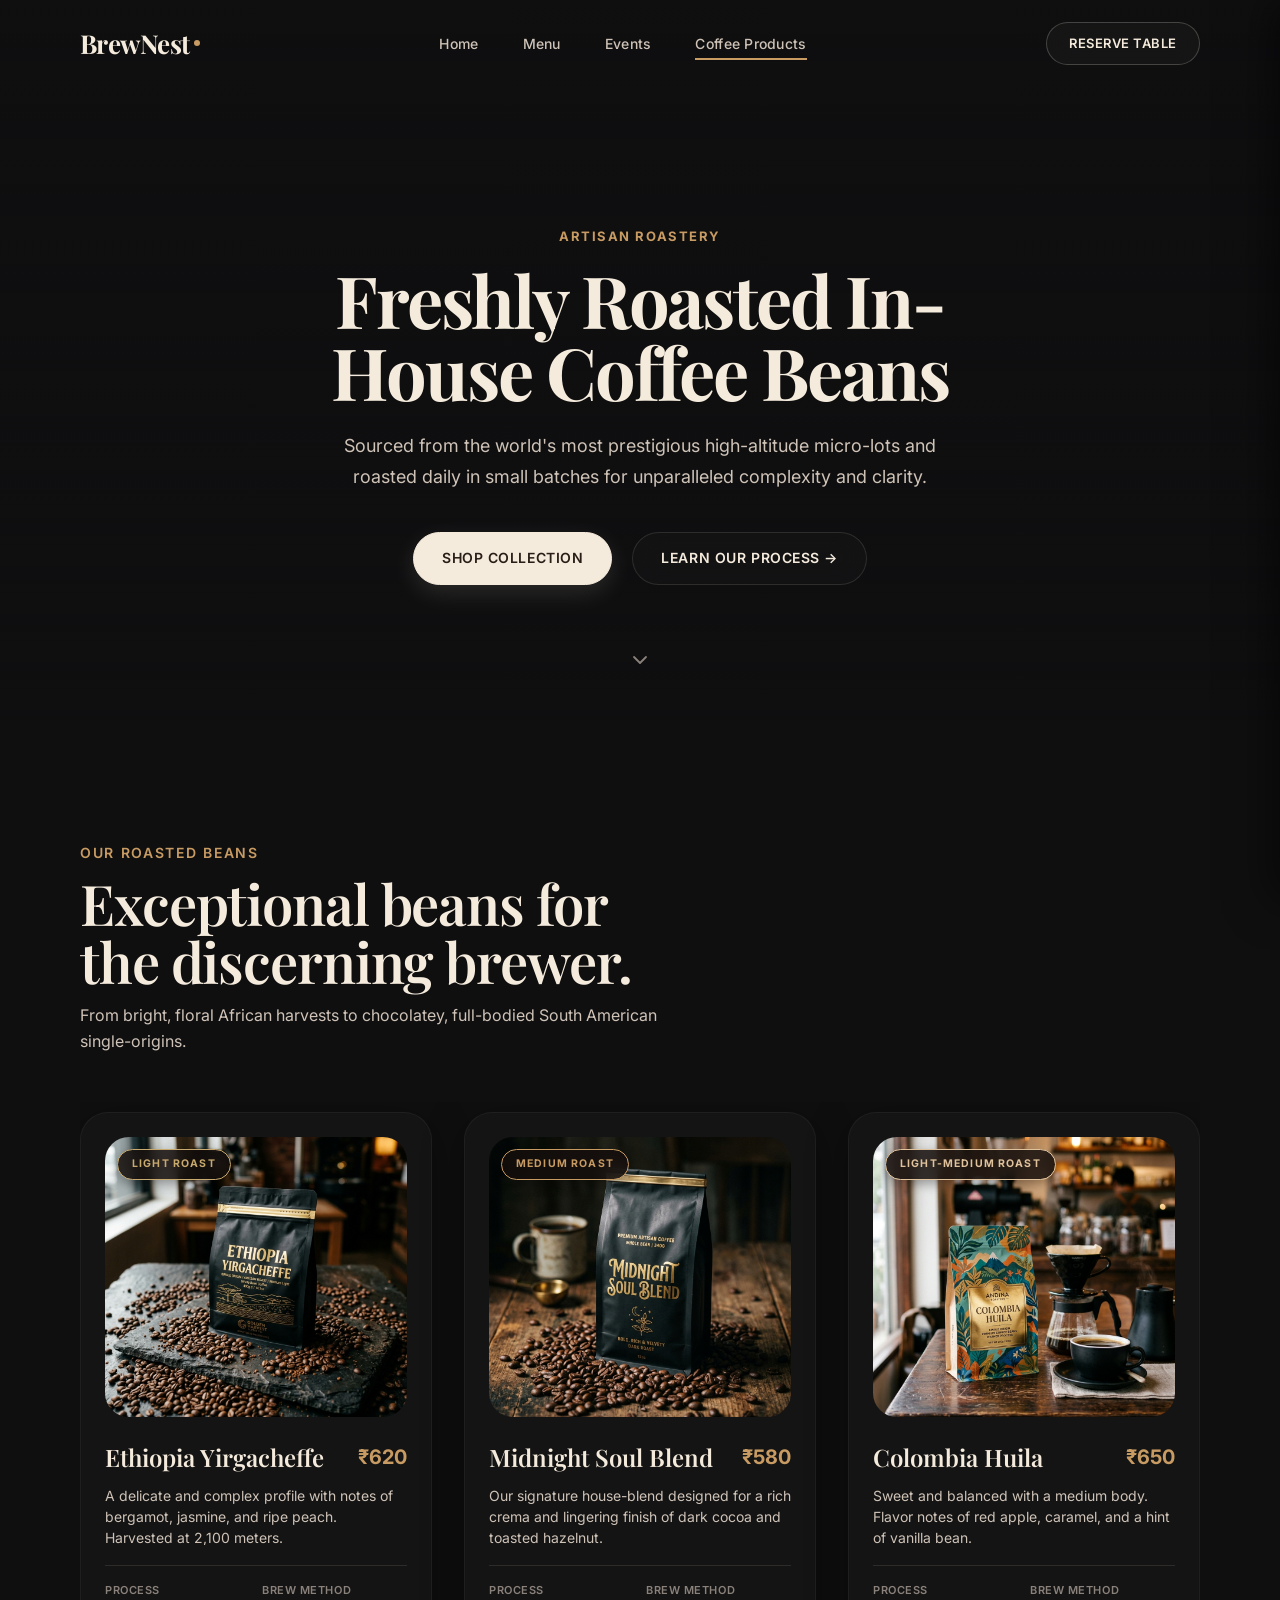
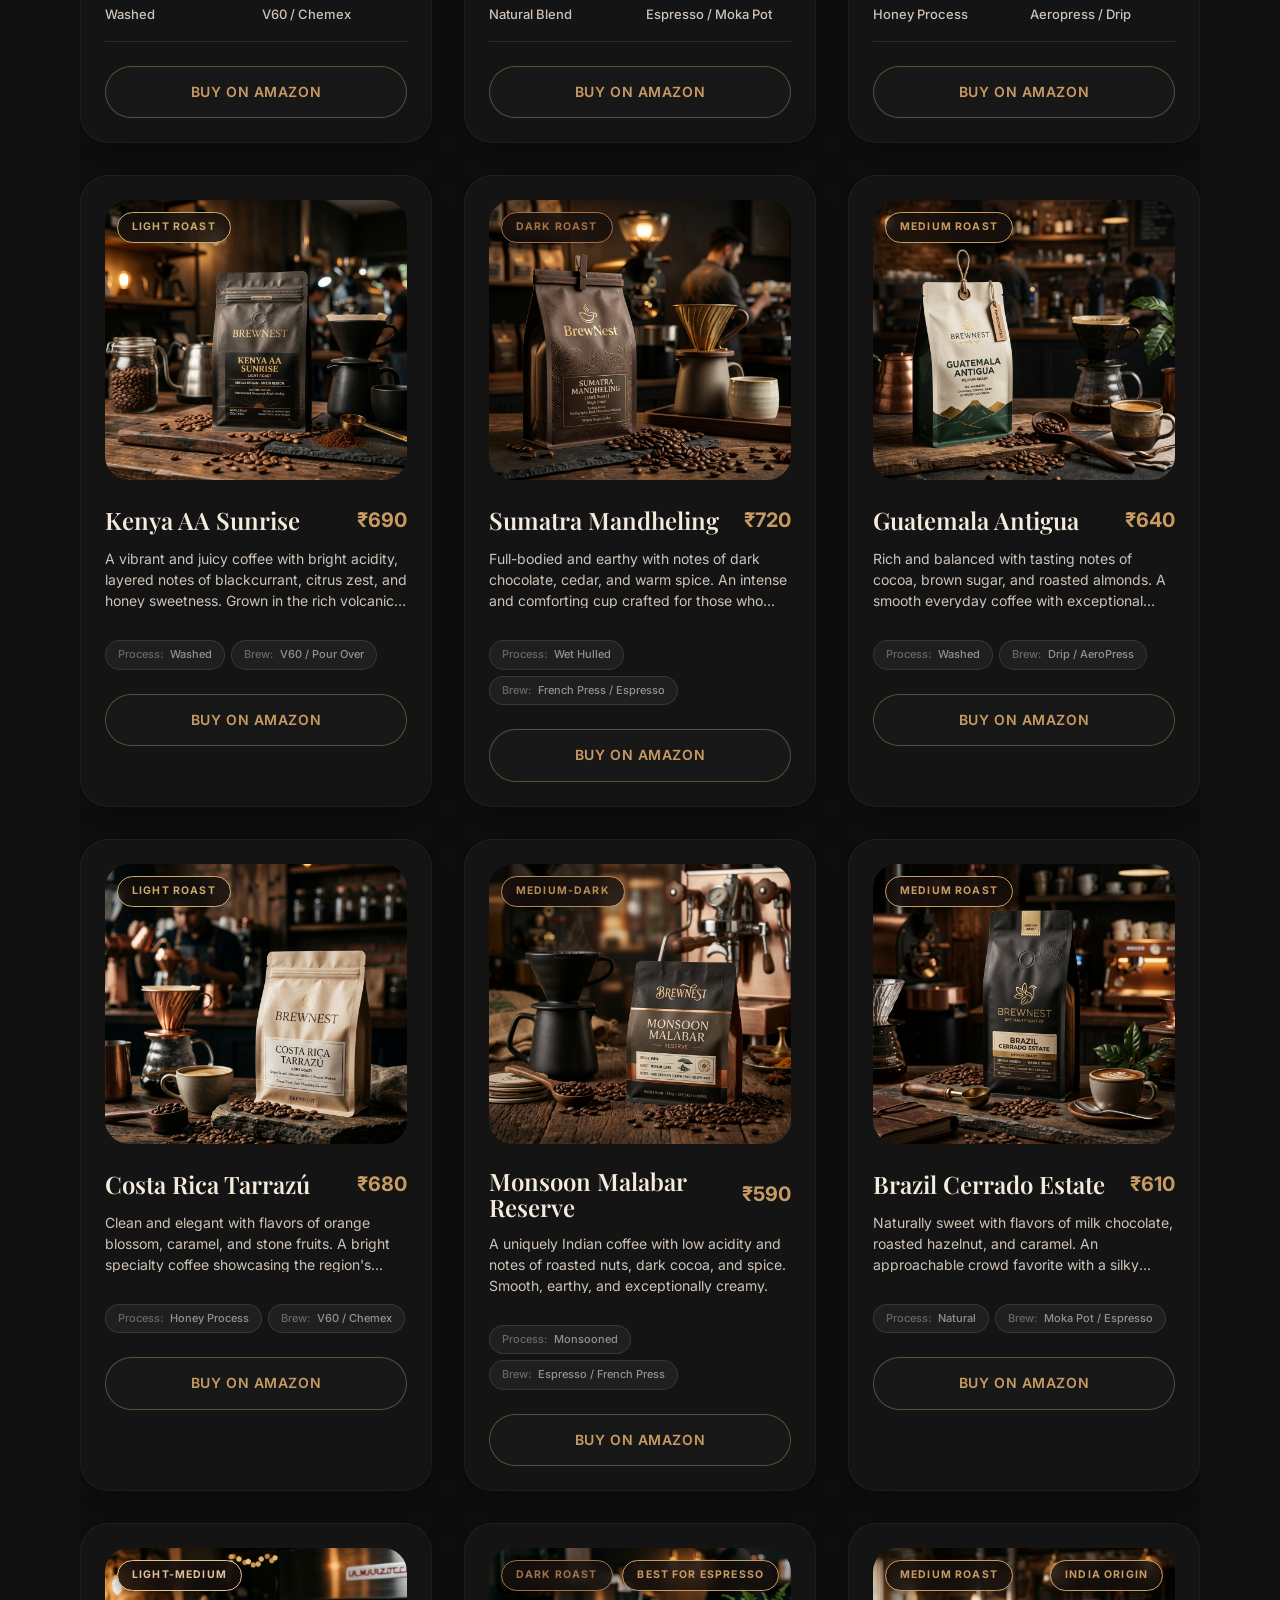
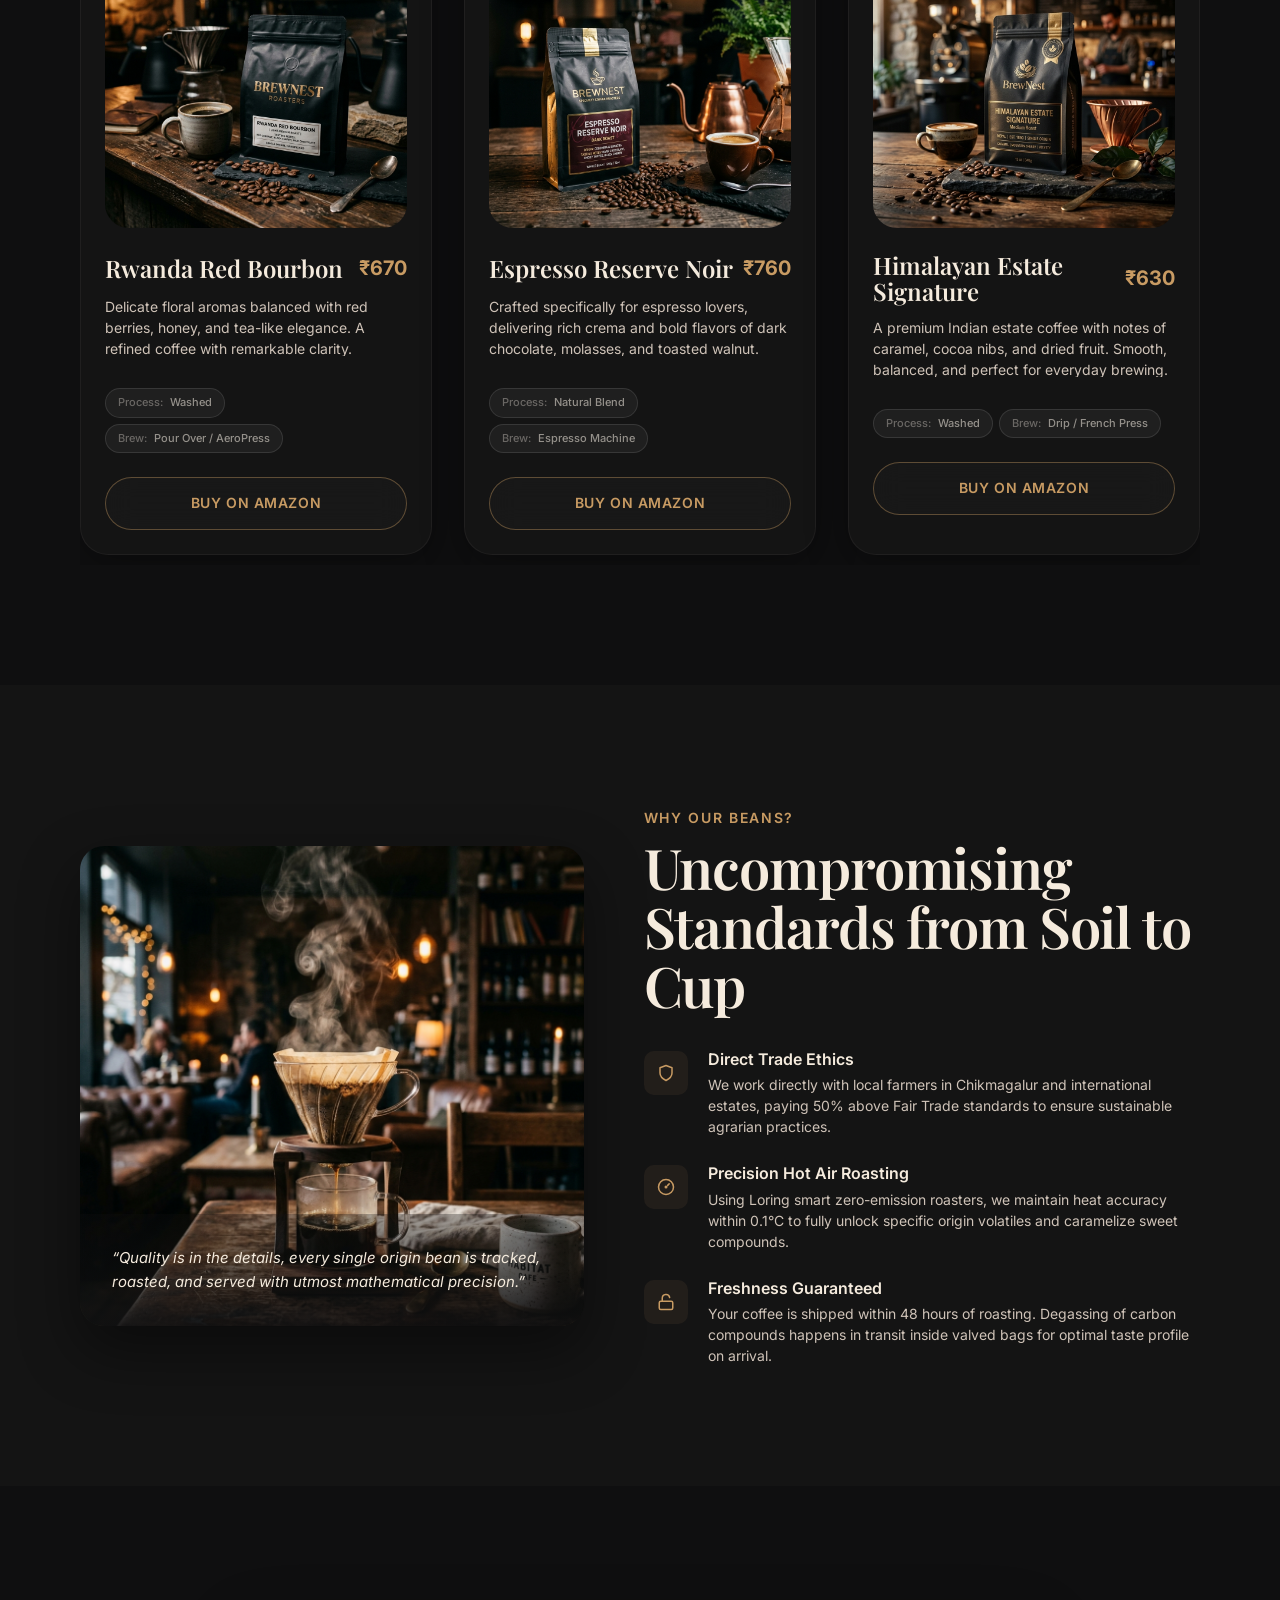
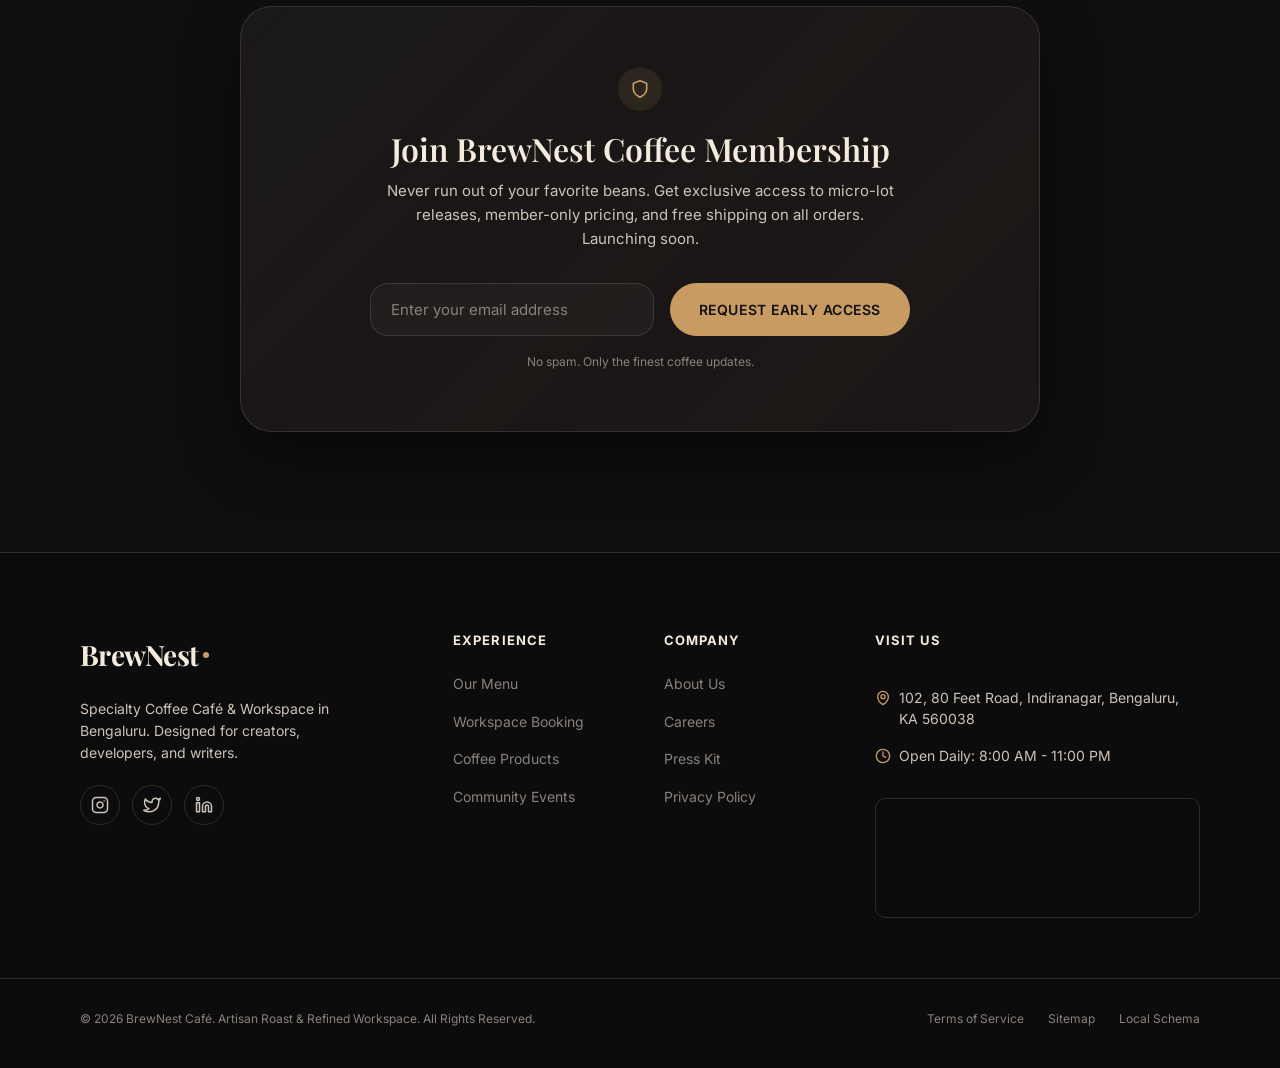
<file: coffee.html>
<!DOCTYPE html>
<html lang="en">
<head>
  <meta charset="UTF-8">
  <meta name="viewport" content="width=device-width, initial-scale=1.0">
  <title>Freshly Roasted Specialty Coffee Beans — BrewNest Roastery Bengaluru</title>
  
  <!-- SEO Meta Tags -->
  <meta name="description" content="Shop artisan whole bean coffee roasted in Bengaluru by BrewNest Café. Single-origin micro-lots, custom blends, and roasting profiles. Buy on Amazon.">
  <meta name="keywords" content="artisan coffee beans Bengaluru, buy coffee beans online, single origin coffee India, espresso roasters Bengaluru">
  
  <!-- Stylesheets -->
  <link rel="stylesheet" href="css/variables.css">
  <link rel="stylesheet" href="css/global.css">
  <link rel="stylesheet" href="css/navbar.css">
  <link rel="stylesheet" href="css/buttons.css">
  <link rel="stylesheet" href="css/cards.css">
  <link rel="stylesheet" href="css/components.css">
  <link rel="stylesheet" href="css/footer.css">
  <link rel="stylesheet" href="css/coffee.css">
  <!-- Google Sheets Web App Integration -->
  <script src="./brewnest-sheets.js"></script>
</head>
<body>

  <!-- ════════════════════════════════════════════════════════════════
       SECTION: NAVIGATION
  ════════════════════════════════════════════════════════════════ -->
  <!-- Navigation Bar -->
  <header class="navbar-container" id="main-navbar">
    <div class="container navbar">
      <a href="index.html" class="logo" id="nav-logo">
        BrewNest<span class="logo-dot"></span>
      </a>
      <nav>
        <ul class="nav-links">
          <li class="nav-item"><a href="index.html" id="link-home">Home</a></li>
          <li class="nav-item"><a href="index.html#menu" id="link-menu">Menu</a></li>
          <li class="nav-item"><a href="index.html#events" id="link-events">Events</a></li>
          <li class="nav-item active"><a href="coffee.html" id="link-coffee">Coffee Products</a></li>
        </ul>
      </nav>
      <div class="nav-actions">
        <a href="workspace.html" class="btn btn-secondary btn-desktop" id="nav-cta-btn">Reserve Table</a>
        <button class="hamburger" id="mobile-menu-toggle" aria-label="Toggle Navigation Menu">
          <span></span>
          <span></span>
          <span></span>
        </button>
      </div>
    </div>
  </header>

  <!-- Mobile Navigation Drawer Overlay -->
  <div class="mobile-nav-overlay" id="mobile-nav-backdrop"></div>
  <aside class="mobile-drawer" id="mobile-nav-drawer">
    <ul class="mobile-links">
      <li class="mobile-item"><a href="index.html">Home</a></li>
      <li class="mobile-item"><a href="index.html#menu">Menu</a></li>
      <li class="mobile-item"><a href="index.html#events">Events</a></li>
      <li class="mobile-item active"><a href="coffee.html">Coffee Products</a></li>
    </ul>
    <a href="workspace.html" class="btn btn-primary" style="margin-top: auto; text-align: center;">Reserve Table</a>
  </aside>

  <main>
    <!-- ════════════════════════════════════════════════════════════════
         SECTION: COFFEE HERO
    ════════════════════════════════════════════════════════════════ -->
    <!-- Coffee Hero Section -->
    <section class="coffee-hero" id="roastery-hero">
      <div class="coffee-hero-bg"></div>
      <div class="coffee-hero-video-container">
        <video autoplay muted playsinline class="coffee-hero-video">
          <source src="./coffee-video-desktop.mp4" type="video/mp4">
        </video>
      </div>
      <div class="coffee-hero-overlay"></div>
      <div class="container coffee-hero-content fade-reveal active">
        <span class="coffee-hero-label">Artisan Roastery</span>
        <h1 class="display-lg">Freshly Roasted In-House Coffee Beans</h1>
        <p class="body-lg">Sourced from the world's most prestigious high-altitude micro-lots and roasted daily in small batches for unparalleled complexity and clarity.</p>
        <div class="coffee-hero-ctas">
          <a href="#roasted-beans" class="btn btn-primary">Shop Collection</a>
          <a href="#why-roastery" class="btn btn-secondary">Learn Our Process &rarr;</a>
        </div>
      </div>
      <div class="scroll-down-indicator" id="scroll-to-products">
        <svg xmlns="http://www.w3.org/2000/svg" width="24" height="24" viewBox="0 0 24 24" fill="none" stroke="currentColor" stroke-width="1.8" stroke-linecap="round" stroke-linejoin="round"><polyline points="6 9 12 15 18 9"/></svg>
      </div>
    </section>

    <!-- ════════════════════════════════════════════════════════════════
         SECTION: ROASTED BEANS COLLECTION
    ════════════════════════════════════════════════════════════════ -->
    <!-- Coffee Roasted Beans Collection Section -->
    <section class="products-section section-padding" id="roasted-beans">
      <div class="container">
        
        <!-- Header area with carousels navigation arrows -->
        <div class="products-carousel-header fade-reveal">
          <div class="products-carousel-header-text">
            <span class="label-lg">Our Roasted Beans</span>
            <h2 class="display-md" style="margin-top: 8px;">Exceptional beans for the discerning brewer.</h2>
            <p class="body-md">From bright, floral African harvests to chocolatey, full-bodied South American single-origins.</p>
          </div>

        </div>

        <!-- Product Carousel container -->
        <div class="products-carousel-wrapper fade-reveal">
          <div class="products-carousel-track" id="products-track">
            
            <!-- Card 1 -->
            <article class="product-card" id="coffee-item-1">
              <span class="product-roast-badge badge-light">Light Roast</span>
              <div class="product-img-wrap">
                <img src="assets/coffee_bag_ethiopia.png" alt="Premium whole bean coffee packaging of Ethiopia Yirgacheffe">
              </div>
              <div class="product-title-wrap">
                <h3 class="product-title">Ethiopia Yirgacheffe</h3>
                <span class="product-price">₹620</span>
              </div>
              <p class="product-desc">A delicate and complex profile with notes of bergamot, jasmine, and ripe peach. Harvested at 2,100 meters.</p>
              
              <div class="product-specs">
                <div class="spec-item">
                  <span class="spec-label">Process</span>
                  <span class="spec-val">Washed</span>
                </div>
                <div class="spec-item">
                  <span class="spec-label">Brew Method</span>
                  <span class="spec-val">V60 / Chemex</span>
                </div>
              </div>
              <a href="https://www.amazon.in" target="_blank" rel="noopener noreferrer" class="btn btn-secondary" style="width: 100%; border-color: rgba(200, 155, 99, 0.4); color: var(--color-tertiary);">Buy on Amazon</a>
            </article>
 
            <!-- Card 2 -->
            <article class="product-card" id="coffee-item-2">
              <span class="product-roast-badge badge-medium">Medium Roast</span>
              <div class="product-img-wrap">
                <img src="assets/coffee_bag_midnight.png" alt="Premium whole bean coffee packaging of Midnight Soul Blend">
              </div>
              <div class="product-title-wrap">
                <h3 class="product-title">Midnight Soul Blend</h3>
                <span class="product-price">₹580</span>
              </div>
              <p class="product-desc">Our signature house-blend designed for a rich crema and lingering finish of dark cocoa and toasted hazelnut.</p>
              
              <div class="product-specs">
                <div class="spec-item">
                  <span class="spec-label">Process</span>
                  <span class="spec-val">Natural Blend</span>
                </div>
                <div class="spec-item">
                  <span class="spec-label">Brew Method</span>
                  <span class="spec-val">Espresso / Moka Pot</span>
                </div>
              </div>
              <a href="https://www.amazon.in" target="_blank" rel="noopener noreferrer" class="btn btn-secondary" style="width: 100%; border-color: rgba(200, 155, 99, 0.4); color: var(--color-tertiary);">Buy on Amazon</a>
            </article>
 
            <!-- Card 3 -->
            <article class="product-card" id="coffee-item-3">
              <span class="product-roast-badge badge-light-medium">Light-Medium Roast</span>
              <div class="product-img-wrap">
                <img src="assets/coffee_bag_colombia.png" alt="Premium whole bean coffee packaging of Colombia Huila">
              </div>
              <div class="product-title-wrap">
                <h3 class="product-title">Colombia Huila</h3>
                <span class="product-price">₹650</span>
              </div>
              <p class="product-desc">Sweet and balanced with a medium body. Flavor notes of red apple, caramel, and a hint of vanilla bean.</p>
              
              <div class="product-specs">
                <div class="spec-item">
                  <span class="spec-label">Process</span>
                  <span class="spec-val">Honey Process</span>
                </div>
                <div class="spec-item">
                  <span class="spec-label">Brew Method</span>
                  <span class="spec-val">Aeropress / Drip</span>
                </div>
              </div>
              <a href="https://www.amazon.in" target="_blank" rel="noopener noreferrer" class="btn btn-secondary" style="width: 100%; border-color: rgba(200, 155, 99, 0.4); color: var(--color-tertiary);">Buy on Amazon</a>
            </article>

            <!-- Card 4 -->
            <article class="product-card" id="coffee-item-4">
              <span class="product-roast-badge badge-light">Light Roast</span>
              <div class="product-img-wrap">
                <img src="assets/coffee_bag_kenya.png" alt="Premium whole bean coffee packaging of Kenya AA Sunrise" loading="lazy">
              </div>
              <div class="product-title-wrap">
                <h3 class="product-title">Kenya AA Sunrise</h3>
                <span class="product-price">₹690</span>
              </div>
              <p class="product-desc">A vibrant and juicy coffee with bright acidity, layered notes of blackcurrant, citrus zest, and honey sweetness. Grown in the rich volcanic soils of Kenya's highlands.</p>
              
              <div class="product-tags-row">
                <span class="product-spec-tag"><span class="tag-prefix">Process:</span> Washed</span>
                <span class="product-spec-tag"><span class="tag-prefix">Brew:</span> V60 / Pour Over</span>
              </div>
              <a href="https://www.amazon.in" target="_blank" rel="noopener noreferrer" class="btn btn-secondary" style="width: 100%; border-color: rgba(200, 155, 99, 0.4); color: var(--color-tertiary);">Buy on Amazon</a>
            </article>

            <!-- Card 5 -->
            <article class="product-card" id="coffee-item-5">
              <span class="product-roast-badge badge-dark">Dark Roast</span>
              <div class="product-img-wrap">
                <img src="assets/coffee_bag_sumatra.png" alt="Premium whole bean coffee packaging of Sumatra Mandheling" loading="lazy">
              </div>
              <div class="product-title-wrap">
                <h3 class="product-title">Sumatra Mandheling</h3>
                <span class="product-price">₹720</span>
              </div>
              <p class="product-desc">Full-bodied and earthy with notes of dark chocolate, cedar, and warm spice. An intense and comforting cup crafted for those who enjoy bold coffee experiences.</p>
              
              <div class="product-tags-row">
                <span class="product-spec-tag"><span class="tag-prefix">Process:</span> Wet Hulled</span>
                <span class="product-spec-tag"><span class="tag-prefix">Brew:</span> French Press / Espresso</span>
              </div>
              <a href="https://www.amazon.in" target="_blank" rel="noopener noreferrer" class="btn btn-secondary" style="width: 100%; border-color: rgba(200, 155, 99, 0.4); color: var(--color-tertiary);">Buy on Amazon</a>
            </article>

            <!-- Card 6 -->
            <article class="product-card" id="coffee-item-6">
              <span class="product-roast-badge badge-medium">Medium Roast</span>
              <div class="product-img-wrap">
                <img src="assets/coffee_bag_guatemala.png" alt="Premium whole bean coffee packaging of Guatemala Antigua" loading="lazy">
              </div>
              <div class="product-title-wrap">
                <h3 class="product-title">Guatemala Antigua</h3>
                <span class="product-price">₹640</span>
              </div>
              <p class="product-desc">Rich and balanced with tasting notes of cocoa, brown sugar, and roasted almonds. A smooth everyday coffee with exceptional sweetness.</p>
              
              <div class="product-tags-row">
                <span class="product-spec-tag"><span class="tag-prefix">Process:</span> Washed</span>
                <span class="product-spec-tag"><span class="tag-prefix">Brew:</span> Drip / AeroPress</span>
              </div>
              <a href="https://www.amazon.in" target="_blank" rel="noopener noreferrer" class="btn btn-secondary" style="width: 100%; border-color: rgba(200, 155, 99, 0.4); color: var(--color-tertiary);">Buy on Amazon</a>
            </article>

            <!-- Card 7 -->
            <article class="product-card" id="coffee-item-7">
              <span class="product-roast-badge badge-light">Light Roast</span>
              <div class="product-img-wrap">
                <img src="assets/coffee_bag_costarica.png" alt="Premium whole bean coffee packaging of Costa Rica Tarrazú" loading="lazy">
              </div>
              <div class="product-title-wrap">
                <h3 class="product-title">Costa Rica Tarrazú</h3>
                <span class="product-price">₹680</span>
              </div>
              <p class="product-desc">Clean and elegant with flavors of orange blossom, caramel, and stone fruits. A bright specialty coffee showcasing the region's celebrated terroir.</p>
              
              <div class="product-tags-row">
                <span class="product-spec-tag"><span class="tag-prefix">Process:</span> Honey Process</span>
                <span class="product-spec-tag"><span class="tag-prefix">Brew:</span> V60 / Chemex</span>
              </div>
              <a href="https://www.amazon.in" target="_blank" rel="noopener noreferrer" class="btn btn-secondary" style="width: 100%; border-color: rgba(200, 155, 99, 0.4); color: var(--color-tertiary);">Buy on Amazon</a>
            </article>

            <!-- Card 8 -->
            <article class="product-card" id="coffee-item-8">
              <span class="product-roast-badge badge-medium-dark">Medium-Dark</span>
              <div class="product-img-wrap">
                <img src="assets/coffee_bag_monsoon.png" alt="Premium whole bean coffee packaging of Monsoon Malabar Reserve" loading="lazy">
              </div>
              <div class="product-title-wrap">
                <h3 class="product-title">Monsoon Malabar Reserve</h3>
                <span class="product-price">₹590</span>
              </div>
              <p class="product-desc">A uniquely Indian coffee with low acidity and notes of roasted nuts, dark cocoa, and spice. Smooth, earthy, and exceptionally creamy.</p>
              
              <div class="product-tags-row">
                <span class="product-spec-tag"><span class="tag-prefix">Process:</span> Monsooned</span>
                <span class="product-spec-tag"><span class="tag-prefix">Brew:</span> Espresso / French Press</span>
              </div>
              <a href="https://www.amazon.in" target="_blank" rel="noopener noreferrer" class="btn btn-secondary" style="width: 100%; border-color: rgba(200, 155, 99, 0.4); color: var(--color-tertiary);">Buy on Amazon</a>
            </article>

            <!-- Card 9 -->
            <article class="product-card" id="coffee-item-9">
              <span class="product-roast-badge badge-medium">Medium Roast</span>
              <div class="product-img-wrap">
                <img src="assets/coffee_bag_brazil.png" alt="Premium whole bean coffee packaging of Brazil Cerrado Estate" loading="lazy">
              </div>
              <div class="product-title-wrap">
                <h3 class="product-title">Brazil Cerrado Estate</h3>
                <span class="product-price">₹610</span>
              </div>
              <p class="product-desc">Naturally sweet with flavors of milk chocolate, roasted hazelnut, and caramel. An approachable crowd favorite with a silky finish.</p>
              
              <div class="product-tags-row">
                <span class="product-spec-tag"><span class="tag-prefix">Process:</span> Natural</span>
                <span class="product-spec-tag"><span class="tag-prefix">Brew:</span> Moka Pot / Espresso</span>
              </div>
              <a href="https://www.amazon.in" target="_blank" rel="noopener noreferrer" class="btn btn-secondary" style="width: 100%; border-color: rgba(200, 155, 99, 0.4); color: var(--color-tertiary);">Buy on Amazon</a>
            </article>

            <!-- Card 10 -->
            <article class="product-card" id="coffee-item-10">
              <span class="product-roast-badge badge-light-medium">Light-Medium</span>
              <div class="product-img-wrap">
                <img src="assets/coffee_bag_rwanda.png" alt="Premium whole bean coffee packaging of Rwanda Red Bourbon" loading="lazy">
              </div>
              <div class="product-title-wrap">
                <h3 class="product-title">Rwanda Red Bourbon</h3>
                <span class="product-price">₹670</span>
              </div>
              <p class="product-desc">Delicate floral aromas balanced with red berries, honey, and tea-like elegance. A refined coffee with remarkable clarity.</p>
              
              <div class="product-tags-row">
                <span class="product-spec-tag"><span class="tag-prefix">Process:</span> Washed</span>
                <span class="product-spec-tag"><span class="tag-prefix">Brew:</span> Pour Over / AeroPress</span>
              </div>
              <a href="https://www.amazon.in" target="_blank" rel="noopener noreferrer" class="btn btn-secondary" style="width: 100%; border-color: rgba(200, 155, 99, 0.4); color: var(--color-tertiary);">Buy on Amazon</a>
            </article>

            <!-- Card 11 -->
            <article class="product-card" id="coffee-item-11">
              <span class="product-roast-badge badge-dark">Dark Roast</span>
              <span class="special-tag">Best for Espresso</span>
              <div class="product-img-wrap">
                <img src="assets/coffee_bag_espresso.png" alt="Premium whole bean coffee packaging of Espresso Reserve Noir" loading="lazy">
              </div>
              <div class="product-title-wrap">
                <h3 class="product-title">Espresso Reserve Noir</h3>
                <span class="product-price">₹760</span>
              </div>
              <p class="product-desc">Crafted specifically for espresso lovers, delivering rich crema and bold flavors of dark chocolate, molasses, and toasted walnut.</p>
              
              <div class="product-tags-row">
                <span class="product-spec-tag"><span class="tag-prefix">Process:</span> Natural Blend</span>
                <span class="product-spec-tag"><span class="tag-prefix">Brew:</span> Espresso Machine</span>
              </div>
              <a href="https://www.amazon.in" target="_blank" rel="noopener noreferrer" class="btn btn-secondary" style="width: 100%; border-color: rgba(200, 155, 99, 0.4); color: var(--color-tertiary);">Buy on Amazon</a>
            </article>

            <!-- Card 12 -->
            <article class="product-card" id="coffee-item-12">
              <span class="product-roast-badge badge-medium">Medium Roast</span>
              <span class="special-tag">India Origin</span>
              <div class="product-img-wrap">
                <img src="assets/coffee_bag_himalayan.png" alt="Premium whole bean coffee packaging of Himalayan Estate Signature" loading="lazy">
              </div>
              <div class="product-title-wrap">
                <h3 class="product-title">Himalayan Estate Signature</h3>
                <span class="product-price">₹630</span>
              </div>
              <p class="product-desc">A premium Indian estate coffee with notes of caramel, cocoa nibs, and dried fruit. Smooth, balanced, and perfect for everyday brewing.</p>
              
              <div class="product-tags-row">
                <span class="product-spec-tag"><span class="tag-prefix">Process:</span> Washed</span>
                <span class="product-spec-tag"><span class="tag-prefix">Brew:</span> Drip / French Press</span>
              </div>
              <a href="https://www.amazon.in" target="_blank" rel="noopener noreferrer" class="btn btn-secondary" style="width: 100%; border-color: rgba(200, 155, 99, 0.4); color: var(--color-tertiary);">Buy on Amazon</a>
            </article>

          </div>
        </div>

      </div>
    </section>

    <!-- Why BrewNest Roastery section -->
    <section class="why-roastery-section section-padding" id="why-roastery">
      <div class="container why-roastery-grid">
        <div class="why-roastery-left fade-reveal">
          <img src="assets/menu_v60.png" alt="Barista pouring hot water over a coffee dripper setup">
          <div class="roastery-quote-overlay">
            <p class="roastery-quote-text">“Quality is in the details, every single origin bean is tracked, roasted, and served with utmost mathematical precision.”</p>
          </div>
        </div>
        
        <div class="why-roastery-right fade-reveal">
          <div>
            <span class="label-lg">Why Our Beans?</span>
            <h2 class="display-md" style="margin-top: 8px;">Uncompromising Standards from Soil to Cup</h2>
          </div>
          
          <div class="roastery-features-list">
            <!-- Feature 1 -->
            <div class="roastery-feature-item">
              <div class="roastery-feature-icon-wrap">
                <svg xmlns="http://www.w3.org/2000/svg" width="18" height="18" viewBox="0 0 24 24" fill="none" stroke="currentColor" stroke-width="2" stroke-linecap="round" stroke-linejoin="round"><path d="M12 22s8-4 8-10V5l-8-3-8 3v7c0 6 8 10 8 10z"/></svg>
              </div>
              <div class="roastery-feature-info">
                <h3>Direct Trade Ethics</h3>
                <p>We work directly with local farmers in Chikmagalur and international estates, paying 50% above Fair Trade standards to ensure sustainable agrarian practices.</p>
              </div>
            </div>
            <!-- Feature 2 -->
            <div class="roastery-feature-item">
              <div class="roastery-feature-icon-wrap">
                <svg xmlns="http://www.w3.org/2000/svg" width="18" height="18" viewBox="0 0 24 24" fill="none" stroke="currentColor" stroke-width="2" stroke-linecap="round" stroke-linejoin="round"><circle cx="12" cy="12" r="10"/><path d="M16.2 7.8l-2 2M12 12m-1 0a1 1 0 1 0 2 0 1 1 0 1 0-2 0"/></svg>
              </div>
              <div class="roastery-feature-info">
                <h3>Precision Hot Air Roasting</h3>
                <p>Using Loring smart zero-emission roasters, we maintain heat accuracy within 0.1°C to fully unlock specific origin volatiles and caramelize sweet compounds.</p>
              </div>
            </div>
            <!-- Feature 3 -->
            <div class="roastery-feature-item">
              <div class="roastery-feature-icon-wrap">
                <svg xmlns="http://www.w3.org/2000/svg" width="18" height="18" viewBox="0 0 24 24" fill="none" stroke="currentColor" stroke-width="2" stroke-linecap="round" stroke-linejoin="round"><rect x="3" y="11" width="18" height="11" rx="2" ry="2"/><path d="M7 11V7a5 5 0 0 1 9.9-1"/></svg>
              </div>
              <div class="roastery-feature-info">
                <h3>Freshness Guaranteed</h3>
                <p>Your coffee is shipped within 48 hours of roasting. Degassing of carbon compounds happens in transit inside valved bags for optimal taste profile on arrival.</p>
              </div>
            </div>
          </div>
        </div>
      </div>
    </section>

    <!-- Subscription Membership Form waitlist Section -->
    <section class="membership-section section-padding">
      <div class="container">
        <div class="membership-card fade-reveal">
          <div class="membership-card-badge">
            <svg xmlns="http://www.w3.org/2000/svg" width="20" height="20" viewBox="0 0 24 24" fill="none" stroke="currentColor" stroke-width="2" stroke-linecap="round" stroke-linejoin="round"><path d="M12 22s8-4 8-10V5l-8-3-8 3v7c0 6 8 10 8 10z"/></svg>
          </div>
          <h2>Join BrewNest Coffee Membership</h2>
          <p>Never run out of your favorite beans. Get exclusive access to micro-lot releases, member-only pricing, and free shipping on all orders. Launching soon.</p>
          
          <form class="membership-form" id="coffee-waitlist-form">
            <input type="email" class="form-input" placeholder="Enter your email address" required aria-label="Email Address for Waitlist">
            <button type="submit" class="btn btn-tertiary" id="coffee-waitlist-submit-btn">Request Early Access</button>
          </form>
          <div class="membership-note" id="waitlist-response-message">No spam. Only the finest coffee updates.</div>
        </div>
      </div>
    </section>
  </main>

  <!-- Footer Section -->
  <footer class="footer-section">
    <div class="container footer-grid">
      <!-- Logo and Description -->
      <div class="footer-logo-col">
        <a href="index.html" class="logo">
          BrewNest<span class="logo-dot"></span>
        </a>
        <p class="footer-tagline">Specialty Coffee Café & Workspace in Bengaluru. Designed for creators, developers, and writers.</p>
        <div class="footer-socials">
          <a href="#" class="social-icon" aria-label="Instagram"><svg xmlns="http://www.w3.org/2000/svg" width="18" height="18" viewBox="0 0 24 24" fill="none" stroke="currentColor" stroke-width="2" stroke-linecap="round" stroke-linejoin="round"><rect x="2" y="2" width="20" height="20" rx="5" ry="5"/><path d="M16 11.37A4 4 0 1 1 12.63 8 4 4 0 0 1 16 11.37z"/><line x1="17.5" y1="6.5" x2="17.51" y2="6.5"/></svg></a>
          <a href="#" class="social-icon" aria-label="Twitter"><svg xmlns="http://www.w3.org/2000/svg" width="18" height="18" viewBox="0 0 24 24" fill="none" stroke="currentColor" stroke-width="2" stroke-linecap="round" stroke-linejoin="round"><path d="M23 3a10.9 10.9 0 0 1-3.14 1.53 4.48 4.48 0 0 0-7.86 3v1A10.66 10.66 0 0 1 3 4s-4 9 5 13a11.64 11.64 0 0 1-7 2c9 5 20 0 20-11.5a4.5 4.5 0 0 0-.08-.83A7.72 7.72 0 0 0 23 3z"/></svg></a>
          <a href="#" class="social-icon" aria-label="LinkedIn"><svg xmlns="http://www.w3.org/2000/svg" width="18" height="18" viewBox="0 0 24 24" fill="none" stroke="currentColor" stroke-width="2" stroke-linecap="round" stroke-linejoin="round"><path d="M16 8a6 6 0 0 1 6 6v7h-4v-7a2 2 0 0 0-2-2 2 2 0 0 0-2 2v7h-4v-7a6 6 0 0 1 6-6z"/><rect x="2" y="9" width="4" height="12"/><circle cx="4" cy="4" r="2"/></svg></a>
        </div>
      </div>
      
      <!-- Nav Links -->
      <div>
        <h3 class="footer-title">Experience</h3>
        <ul class="footer-links">
          <li class="footer-link"><a href="index.html#menu">Our Menu</a></li>
          <li class="footer-link"><a href="workspace.html">Workspace Booking</a></li>
          <li class="footer-link"><a href="coffee.html">Coffee Products</a></li>
          <li class="footer-link"><a href="index.html#events">Community Events</a></li>
        </ul>
      </div>
      
      <!-- Company Links -->
      <div>
        <h3 class="footer-title">Company</h3>
        <ul class="footer-links">
          <li class="footer-link"><a href="#">About Us</a></li>
          <li class="footer-link"><a href="#">Careers</a></li>
          <li class="footer-link"><a href="#">Press Kit</a></li>
          <li class="footer-link"><a href="#">Privacy Policy</a></li>
        </ul>
      </div>
      
      <!-- Contact Info & Embed Map -->
      <div class="footer-contact-col">
        <h3 class="footer-title">Visit Us</h3>
        <div class="footer-contact-item">
          <svg xmlns="http://www.w3.org/2000/svg" width="16" height="16" viewBox="0 0 24 24" fill="none" stroke="currentColor" stroke-width="2" stroke-linecap="round" stroke-linejoin="round"><path d="M12 22s-8-4.5-8-11.8A8 8 0 0 1 12 2a8 8 0 0 1 8 8.2c0 7.3-8 11.8-8 11.8z"/><circle cx="12" cy="10" r="3"/></svg>
          <span>102, 80 Feet Road, Indiranagar, Bengaluru, KA 560038</span>
        </div>
        <div class="footer-contact-item">
          <svg xmlns="http://www.w3.org/2000/svg" width="16" height="16" viewBox="0 0 24 24" fill="none" stroke="currentColor" stroke-width="2" stroke-linecap="round" stroke-linejoin="round"><circle cx="12" cy="12" r="10"/><polyline points="12 6 12 12 16 14"/></svg>
          <span>Open Daily: 8:00 AM - 11:00 PM</span>
        </div>
        
        <div class="footer-map-container">
          <iframe title="BrewNest Cafe Location" src="https://www.google.com/maps/embed?pb=!1m18!1m12!1m3!1d3887.8813861021995!2d77.64678359999999!3d12.979437599999997!2m3!1f0!2f0!3f0!3m2!1i1024!2i768!4f13.1!3m3!1m2!1s0x3bae16ae6b7be9cf%3A0x7ba63741afc606f5!2s102%2C%2080%20Feet%20Rd%2C%20Michael%20Palaya%2C%20New%20Tippasandra%2C%20Bengaluru%2C%20Karnataka%20560075!5e0!3m2!1sen!2sin!4v1780201709956!5m2!1sen!2sin" allowfullscreen="" loading="lazy" referrerpolicy="no-referrer-when-downgrade"></iframe>
        </div>
      </div>
    </div>
    
    <div class="container footer-bottom">
      <p class="footer-copy">&copy; 2026 BrewNest Café. Artisan Roast & Refined Workspace. All Rights Reserved.</p>
      <div class="footer-legal-links">
        <a href="#" class="footer-legal-link">Terms of Service</a>
        <a href="#" class="footer-legal-link">Sitemap</a>
        <a href="#" class="footer-legal-link">Local Schema</a>
      </div>
    </div>
  </footer>

  <!-- Scripts -->
  <script src="js/navbar.js"></script>
  <script src="js/coffee.js"></script>
  <script src="js/animations.js"></script>
  <script src="./brewnest-sheets.js"></script>
</body>
</html>
</file>
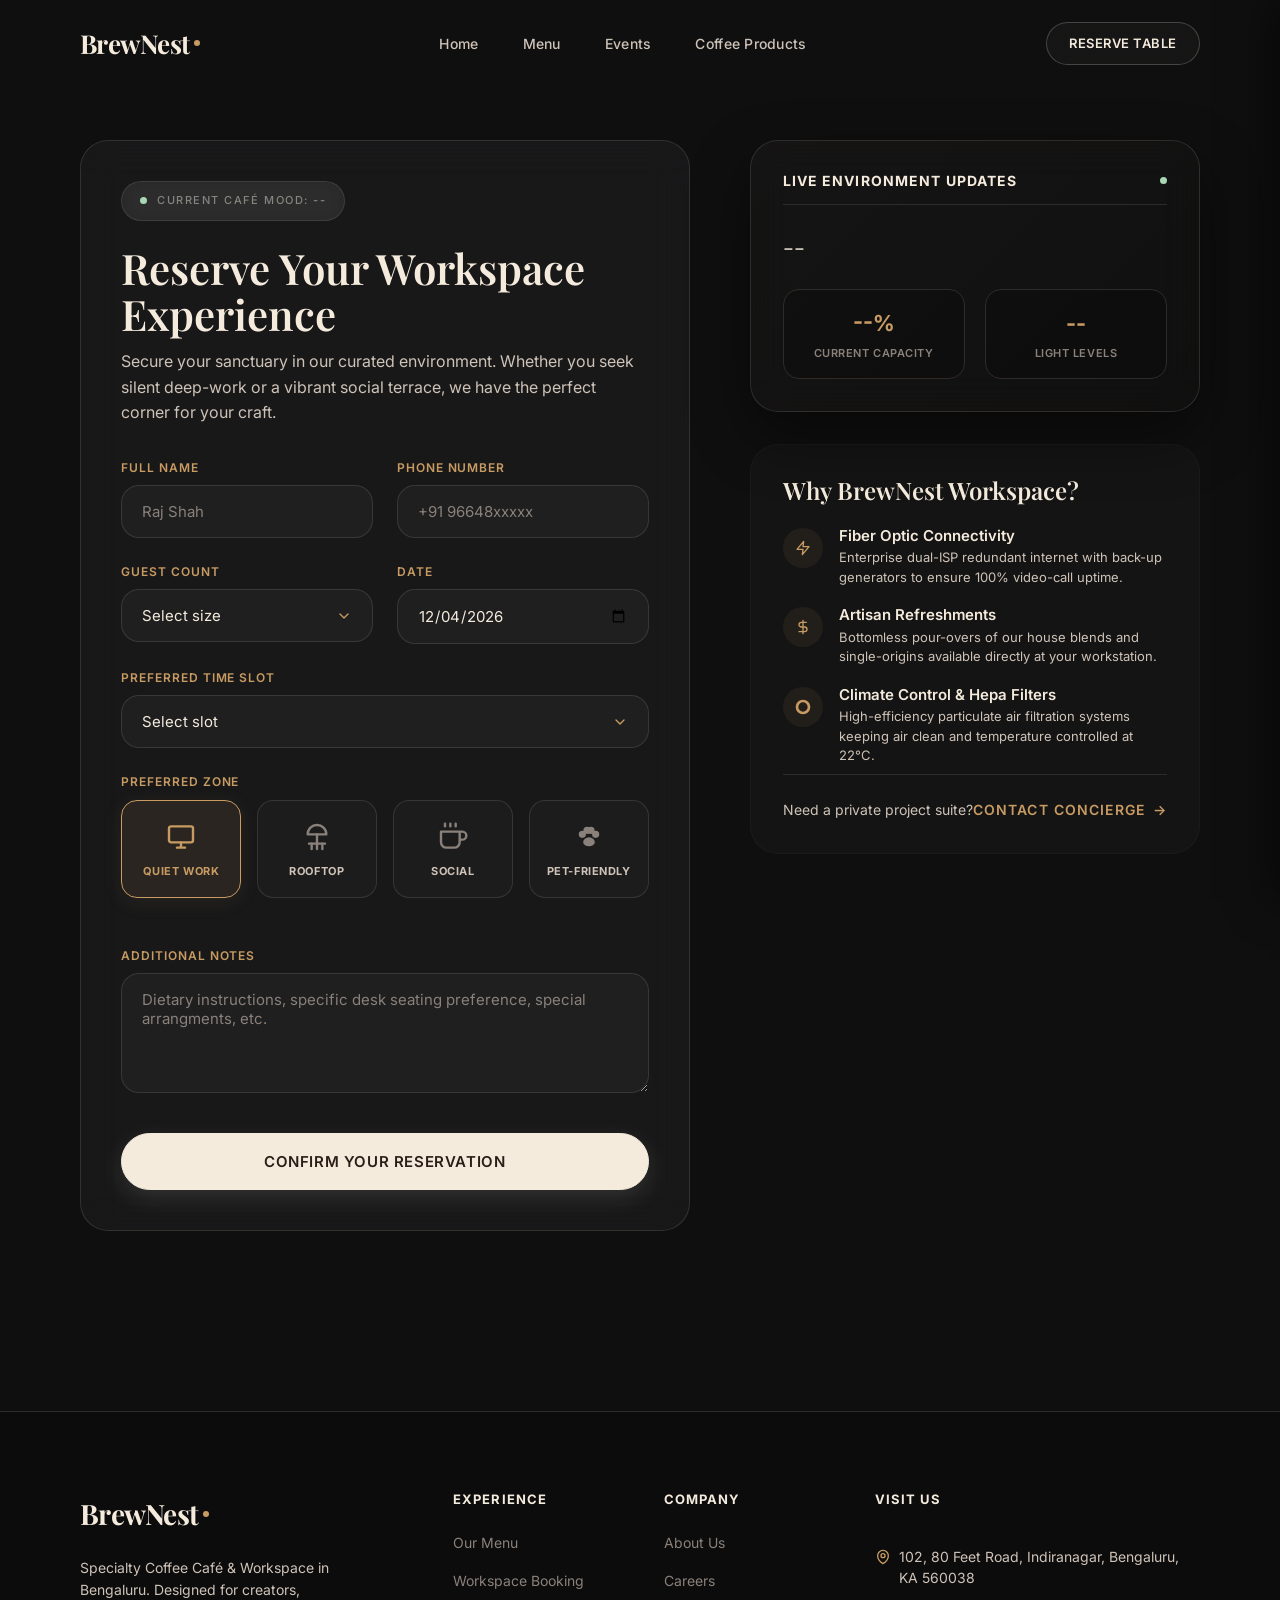
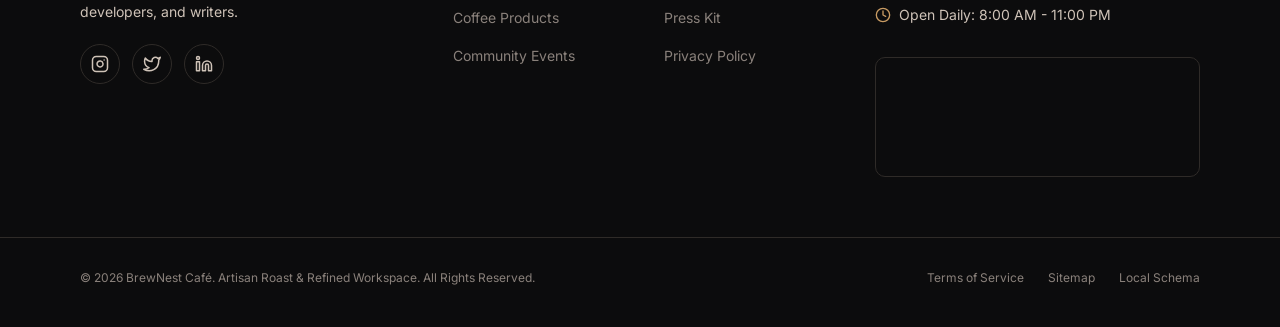
<file: workspace.html>
<!DOCTYPE html>
<html lang="en">
<head>
  <meta charset="UTF-8">
  <meta name="viewport" content="width=device-width, initial-scale=1.0">
  <title>Reserve Your Workspace Experience — BrewNest Café Bengaluru</title>
  
  <!-- SEO Meta Tags -->
  <meta name="description" content="Secure your deep-work desk or rooftop terrace slot at BrewNest Café & Workspace. High-speed WiFi, ambient noise metrics, and artisanal pour-overs. Book now.">
  <meta name="keywords" content="workspace café Bengaluru, reservation café Bengaluru, work friendly café, Indiranagar café work">
  
  <!-- Stylesheets -->
  <link rel="stylesheet" href="css/variables.css">
  <link rel="stylesheet" href="css/global.css">
  <link rel="stylesheet" href="css/navbar.css">
  <link rel="stylesheet" href="css/buttons.css">
  <link rel="stylesheet" href="css/cards.css">
  <link rel="stylesheet" href="css/components.css">
  <link rel="stylesheet" href="css/footer.css">
  <link rel="stylesheet" href="css/workspace.css">
  <!-- Google Sheets Web App Integration -->
  <script src="./brewnest-sheets.js"></script>
</head>
<body>

  <!-- ════════════════════════════════════════════════════════════════
       SECTION: NAVIGATION
  ════════════════════════════════════════════════════════════════ -->
  <!-- Navigation Bar -->
  <header class="navbar-container" id="main-navbar">
    <div class="container navbar">
      <a href="index.html" class="logo" id="nav-logo">
        BrewNest<span class="logo-dot"></span>
      </a>
      <nav>
        <ul class="nav-links">
          <li class="nav-item"><a href="index.html" id="link-home">Home</a></li>
          <li class="nav-item"><a href="index.html#menu" id="link-menu">Menu</a></li>
          <li class="nav-item"><a href="index.html#events" id="link-events">Events</a></li>
          <li class="nav-item"><a href="coffee.html" id="link-coffee">Coffee Products</a></li>
        </ul>
      </nav>
      <div class="nav-actions">
        <a href="workspace.html" class="btn btn-secondary btn-desktop active" id="nav-cta-btn">Reserve Table</a>
        <button class="hamburger" id="mobile-menu-toggle" aria-label="Toggle Navigation Menu">
          <span></span>
          <span></span>
          <span></span>
        </button>
      </div>
    </div>
  </header>

  <!-- Mobile Navigation Drawer Overlay -->
  <div class="mobile-nav-overlay" id="mobile-nav-backdrop"></div>
  <aside class="mobile-drawer" id="mobile-nav-drawer">
    <ul class="mobile-links">
      <li class="mobile-item"><a href="index.html">Home</a></li>
      <li class="mobile-item"><a href="index.html#menu">Menu</a></li>
      <li class="mobile-item"><a href="index.html#events">Events</a></li>
      <li class="mobile-item"><a href="coffee.html">Coffee Products</a></li>
    </ul>
    <a href="workspace.html" class="btn btn-primary" style="margin-top: auto; text-align: center;">Reserve Table</a>
  </aside>

  <!-- ════════════════════════════════════════════════════════════════
       SECTION: BOOKING
  ════════════════════════════════════════════════════════════════ -->
  <!-- Main Content Area -->
  <main class="booking-section section-padding">
    <div class="container booking-grid">
      
      <!-- Booking Form (Left Column) -->
      <section class="glass-card booking-form-container fade-reveal active">
        <div class="booking-form-header">
          <div class="mood-indicator" style="margin-bottom: 16px;">
            <span class="mood-dot"></span>
            <span class="mood-text">Current Café Mood: <span class="mood-text-highlight" id="live-cafe-mood">--</span></span>
            <script>
              try {
                const statusCache = localStorage.getItem('bn_cache_status');
                if (statusCache) {
                  const parsed = JSON.parse(statusCache);
                  document.getElementById('live-cafe-mood').textContent = parsed.status;
                  document.getElementById('live-cafe-mood').style.color = parsed.color;
                  const dot = document.querySelector('.mood-indicator .mood-dot');
                  if (dot) dot.style.background = parsed.color;
                  let borderColor = 'rgba(245, 235, 221, 0.1)';
                  if (parsed.color) {
                    if (parsed.color.startsWith('rgba')) {
                      borderColor = parsed.color.replace(/[^,]+(?=\))/, '0.25');
                    } else {
                      const r = parseInt(parsed.color.slice(1, 3), 16);
                      const g = parseInt(parsed.color.slice(3, 5), 16);
                      const b = parseInt(parsed.color.slice(5, 7), 16);
                      borderColor = `rgba(${r}, ${g}, ${b}, 0.25)`;
                    }
                  }
                  document.querySelector('.mood-indicator').style.borderColor = borderColor;
                }
              } catch(e){}
            </script>
          </div>
          <h1 class="headline-lg" style="margin-top: 8px;">Reserve Your Workspace Experience</h1>
          <p class="body-md" style="margin-top: 8px;">Secure your sanctuary in our curated environment. Whether you seek silent deep-work or a vibrant social terrace, we have the perfect corner for your craft.</p>
        </div>

        <form id="workspace-booking-form">
          <div class="booking-form-row">
            <div class="form-group">
              <label for="booking-name" class="form-label">Full Name</label>
              <input type="text" id="booking-name" class="form-input" placeholder="Raj Shah" required>
            </div>
            <div class="form-group">
              <label for="booking-phone" class="form-label">Phone Number</label>
              <input type="tel" id="booking-phone" class="form-input" placeholder="+91 96648xxxxx" required>
            </div>
          </div>

          <div class="booking-form-row">
            <div class="form-group">
              <label for="booking-guests" class="form-label">Guest Count</label>
              <select id="booking-guests" class="form-select" required>
                <option value="" disabled selected>Select size</option>
                <option value="1 Person">1 Person</option>
                <option value="2 People">2 People</option>
                <option value="3 People">3 People</option>
                <option value="4 People">4 People</option>
                <option value="5+ People">5+ People</option>
              </select>
            </div>
            
            <div class="form-group">
              <label for="booking-date" class="form-label">Date</label>
              <input type="date" id="booking-date" class="form-input" required>
            </div>
          </div>

          <div class="form-group">
            <label for="booking-time" class="form-label">Preferred Time Slot</label>
            <select id="booking-time" class="form-select" required>
              <option value="" disabled selected>Select slot</option>
              <option value="Morning (08:00 - 12:00)">Morning (08:00 AM - 12:00 PM)</option>
              <option value="Afternoon (12:00 - 17:00)">Afternoon (12:00 PM - 05:00 PM)</option>
              <option value="Evening (17:00 - 22:00)">Evening (05:00 PM - 10:00 PM)</option>
            </select>
          </div>

          <!-- Custom Zone Selector Grid -->
          <div class="form-group" style="margin-top: 8px;">
            <label class="form-label">Preferred Zone</label>
            <div class="zone-selector-grid" id="zone-radio-group">
              <!-- Card 1 -->
              <div class="zone-option-card selected" data-zone="Quiet Work Zone">
                <svg class="zone-option-icon" xmlns="http://www.w3.org/2000/svg" width="24" height="24" viewBox="0 0 24 24" fill="none" stroke="currentColor" stroke-width="1.8" stroke-linecap="round" stroke-linejoin="round"><rect x="3" y="4" width="18" height="12" rx="1.5" /><path d="M9 20h6M12 16v4" /></svg>
                <h4>Quiet Work</h4>
              </div>
              <!-- Card 2 -->
              <div class="zone-option-card" data-zone="Rooftop Seating">
                <svg class="zone-option-icon" xmlns="http://www.w3.org/2000/svg" width="24" height="24" viewBox="0 0 24 24" fill="none" stroke="currentColor" stroke-width="1.8" stroke-linecap="round" stroke-linejoin="round"><path d="M12 3c3.8 0 7 3.1 7 7H5c0-3.9 3.2-7 7-7z" /><line x1="12" y1="10" x2="12" y2="21" /><line x1="6" y1="17" x2="18" y2="17" /><line x1="8" y1="17" x2="8" y2="21" /><line x1="16" y1="17" x2="16" y2="21" /></svg>
                <h4>Rooftop</h4>
              </div>
              <!-- Card 3 -->
              <div class="zone-option-card" data-zone="Social Lounge">
                <svg class="zone-option-icon" xmlns="http://www.w3.org/2000/svg" width="24" height="24" viewBox="0 0 24 24" fill="none" stroke="currentColor" stroke-width="1.8" stroke-linecap="round" stroke-linejoin="round"><path d="M18 8h1a3 3 0 0 1 0 6h-1" /><path d="M3 8h14v8a4 4 0 0 1-4 4H7a4 4 0 0 1-4-4V8z" /><line x1="6" y1="2" x2="6" y2="4" /><line x1="10" y1="2" x2="10" y2="4" /><line x1="14" y1="2" x2="14" y2="4" /></svg>
                <h4>Social</h4>
              </div>
              <!-- Card 4 -->
              <div class="zone-option-card" data-zone="Pet-Friendly Area">
                <svg class="zone-option-icon" xmlns="http://www.w3.org/2000/svg" width="24" height="24" viewBox="0 0 24 24" fill="none" stroke="currentColor" stroke-width="1.8" stroke-linecap="round" stroke-linejoin="round"><path d="M12 13c-2 0-3.5 1.5-3.5 3 0 1 1.5 2 3.5 2s3.5-1 3.5-2c0-1.5-1.5-3-3.5-3z" fill="currentColor" /><circle cx="7" cy="10" r="1.8" fill="currentColor" /><circle cx="10.5" cy="7" r="1.8" fill="currentColor" /><circle cx="13.5" cy="7" r="1.8" fill="currentColor" /><circle cx="17" cy="10" r="1.8" fill="currentColor" /></svg>
                <h4>Pet-Friendly</h4>
              </div>
            </div>
          </div>

          <div class="form-group">
            <label for="booking-notes" class="form-label">Additional Notes</label>
            <textarea id="booking-notes" class="form-textarea" placeholder="Dietary instructions, specific desk seating preference, special arrangments, etc."></textarea>
          </div>

          <button type="submit" class="btn btn-primary booking-submit-btn" id="confirm-booking-btn">Confirm Your Reservation</button>
        </form>
      </section>

      <!-- Side Details Board (Right Column) -->
      <aside class="booking-side-panel fade-reveal">
         <!-- Live Environment Board -->
         <div class="live-updates-board glass-card" id="live-board">
           <div class="lub-header">
             <h3>Live Environment Updates</h3>
             <span class="mood-dot" style="margin-left: auto;"></span>
           </div>
           <div class="lub-status-row">
             <div class="lub-status-title" id="lub-status-text">--</div>
             <script>
               try {
                 const statusCache = localStorage.getItem('bn_cache_status');
                 if (statusCache) {
                   const parsed = JSON.parse(statusCache);
                   let suffix = " Active";
                   if (parsed.status.toLowerCase().includes("closed")) suffix = "";
                   const textEl = document.getElementById('lub-status-text');
                   textEl.textContent = parsed.status + suffix;
                   textEl.style.color = parsed.color;
                   const dotEl = document.querySelector('#live-board .mood-dot');
                   if (dotEl) dotEl.style.background = parsed.color;
                   const liveBoard = document.getElementById('live-board');
                   if (liveBoard) {
                     let borderColor = 'rgba(245, 235, 221, 0.1)';
                     if (parsed.color) {
                       if (parsed.color.startsWith('rgba')) {
                         borderColor = parsed.color.replace(/[^,]+(?=\))/, '0.25');
                       } else {
                         const r = parseInt(parsed.color.slice(1, 3), 16);
                         const g = parseInt(parsed.color.slice(3, 5), 16);
                         const b = parseInt(parsed.color.slice(5, 7), 16);
                         borderColor = `rgba(${r}, ${g}, ${b}, 0.25)`;
                       }
                     }
                     liveBoard.style.borderColor = borderColor;
                   }
                 }
               } catch(e){}
             </script>
           </div>
           <div class="lub-metrics-grid">
             <div class="lub-metric-card">
               <div class="lub-metric-val" id="lub-capacity">--%</div>
               <div class="lub-metric-label">Current Capacity</div>
               <script>
                 try {
                   const capacityCache = localStorage.getItem('bn_cache_capacity');
                   if (capacityCache) {
                     const parsed = JSON.parse(capacityCache);
                     const tables = parsed.tables || [];
                     const total = tables.length || 14;
                     let vacant = 0;
                     tables.forEach(t => {
                       const status = (t.status || '').trim().toLowerCase();
                       if (status === 'vacant' || status === 'vaccant') vacant++;
                     });
                     const percent = total > 0 ? Math.round(((total - vacant) / total) * 100) : 0;
                     document.getElementById('lub-capacity').textContent = percent + '% occupied';
                     let color = '#7EA87E';
                     if (percent >= 85) color = '#C0392B';
                     else if (percent >= 50) color = '#E07B4A';
                     document.getElementById('lub-capacity').style.color = color;
                   }
                 } catch(e){}
               </script>
             </div>
             <div class="lub-metric-card">
               <div class="lub-metric-val" id="lub-light">--</div>
               <div class="lub-metric-label">Light Levels</div>
               <script>
                 try {
                   const statusCache = localStorage.getItem('bn_cache_status');
                   if (statusCache) {
                     const parsed = JSON.parse(statusCache);
                     const statusLower = parsed.status.toLowerCase();
                     let light = 'Medium';
                     if (statusLower.includes("closed")) light = "Off";
                     else if (statusLower.includes("early bird")) light = "Sunrise";
                     else if (statusLower.includes("morning brew")) light = "Natural";
                     else if (statusLower.includes("lunch rush")) light = "Full Day";
                     else if (statusLower.includes("quiet work")) light = "Balanced";
                     else if (statusLower.includes("golden hour") || statusLower.includes("weekend wind down")) light = "Warm Amber";
                     else if (statusLower.includes("social hours") || statusLower.includes("weekend morning")) light = "Ambient";
                     else if (statusLower.includes("weekend energy")) light = "Bright";
                     document.getElementById('lub-light').textContent = light;
                   }
                 } catch(e){}
               </script>
             </div>
           </div>
         </div>

        <!-- Why Workspace details card -->
        <div class="why-workspace-card">
          <h3>Why BrewNest Workspace?</h3>
          <div class="ww-list">
            <!-- Feature 1 -->
            <div class="ww-item">
              <div class="ww-icon-wrap">
                <svg xmlns="http://www.w3.org/2000/svg" width="16" height="16" viewBox="0 0 24 24" fill="none" stroke="currentColor" stroke-width="2" stroke-linecap="round" stroke-linejoin="round"><path d="M13 2L3 14h9l-1 8 10-12h-9l1-8z"/></svg>
              </div>
              <div class="ww-info">
                <h4>Fiber Optic Connectivity</h4>
                <p>Enterprise dual-ISP redundant internet with back-up generators to ensure 100% video-call uptime.</p>
              </div>
            </div>
            <!-- Feature 2 -->
            <div class="ww-item">
              <div class="ww-icon-wrap">
                <svg xmlns="http://www.w3.org/2000/svg" width="16" height="16" viewBox="0 0 24 24" fill="none" stroke="currentColor" stroke-width="2" stroke-linecap="round" stroke-linejoin="round"><path d="M12 2v20M17 5H9.5a3.5 3.5 0 0 0 0 7h5a3.5 3.5 0 0 1 0 7H6"/></svg>
              </div>
              <div class="ww-info">
                <h4>Artisan Refreshments</h4>
                <p>Bottomless pour-overs of our house blends and single-origins available directly at your workstation.</p>
              </div>
            </div>
            <!-- Feature 3 -->
            <div class="ww-item">
              <div class="ww-icon-wrap">
                <svg xmlns="http://www.w3.org/2000/svg" width="16" height="16" viewBox="0 0 24 24" fill="none" stroke="currentColor" stroke-width="2" stroke-linecap="round" stroke-linejoin="round"><path d="M12 2a10 10 0 1 0 10 10A10 10 0 0 0 12 2zm0 18a8 8 0 1 1 8-8 8 8 0 0 1-8 8z"/></svg>
              </div>
              <div class="ww-info">
                <h4>Climate Control & Hepa Filters</h4>
                <p>High-efficiency particulate air filtration systems keeping air clean and temperature controlled at 22°C.</p>
              </div>
            </div>
          </div>
          
          <div class="concierge-card">
            <p>Need a private project suite?</p>
            <a href="mailto:concierge@brewnest.com" class="btn-link">Contact Concierge <span>&rarr;</span></a>
          </div>
        </div>
      </aside>
    </div>
  </main>

  <!-- Success Overlay Modal -->
  <div class="modal-overlay" id="success-modal-backdrop">
    <div class="glass-card success-modal" id="booking-success-modal">
      <div class="success-modal-icon">
        <svg xmlns="http://www.w3.org/2000/svg" width="32" height="32" viewBox="0 0 24 24" fill="none" stroke="currentColor" stroke-width="2.5" stroke-linecap="round" stroke-linejoin="round"><polyline points="20 6 9 17 4 12"/></svg>
      </div>
      <h2>Reservation Confirmed!</h2>
      <p>Your workspace sanctuary has been secured.</p>
      
      <div class="success-details-card">
        <div class="success-detail-row">
          <span class="success-detail-lbl">Guest Name:</span>
          <span class="success-detail-val" id="res-confirm-name">-</span>
        </div>
        <div class="success-detail-row">
          <span class="success-detail-lbl">Guest Count:</span>
          <span class="success-detail-val" id="res-confirm-guests">-</span>
        </div>
        <div class="success-detail-row">
          <span class="success-detail-lbl">Date & Slot:</span>
          <span class="success-detail-val" id="res-confirm-datetime">-</span>
        </div>
        <div class="success-detail-row">
          <span class="success-detail-lbl">Selected Zone:</span>
          <span class="success-detail-val" id="res-confirm-zone">-</span>
        </div>
      </div>
      
      <button class="btn btn-primary" id="success-modal-close" style="width: 120px;">Got It</button>
    </div>
  </div>

  <!-- Footer Section -->
  <footer class="footer-section">
    <div class="container footer-grid">
      <!-- Logo and Description -->
      <div class="footer-logo-col">
        <a href="index.html" class="logo">
          BrewNest<span class="logo-dot"></span>
        </a>
        <p class="footer-tagline">Specialty Coffee Café & Workspace in Bengaluru. Designed for creators, developers, and writers.</p>
        <div class="footer-socials">
          <a href="#" class="social-icon" aria-label="Instagram"><svg xmlns="http://www.w3.org/2000/svg" width="18" height="18" viewBox="0 0 24 24" fill="none" stroke="currentColor" stroke-width="2" stroke-linecap="round" stroke-linejoin="round"><rect x="2" y="2" width="20" height="20" rx="5" ry="5"/><path d="M16 11.37A4 4 0 1 1 12.63 8 4 4 0 0 1 16 11.37z"/><line x1="17.5" y1="6.5" x2="17.51" y2="6.5"/></svg></a>
          <a href="#" class="social-icon" aria-label="Twitter"><svg xmlns="http://www.w3.org/2000/svg" width="18" height="18" viewBox="0 0 24 24" fill="none" stroke="currentColor" stroke-width="2" stroke-linecap="round" stroke-linejoin="round"><path d="M23 3a10.9 10.9 0 0 1-3.14 1.53 4.48 4.48 0 0 0-7.86 3v1A10.66 10.66 0 0 1 3 4s-4 9 5 13a11.64 11.64 0 0 1-7 2c9 5 20 0 20-11.5a4.5 4.5 0 0 0-.08-.83A7.72 7.72 0 0 0 23 3z"/></svg></a>
          <a href="#" class="social-icon" aria-label="LinkedIn"><svg xmlns="http://www.w3.org/2000/svg" width="18" height="18" viewBox="0 0 24 24" fill="none" stroke="currentColor" stroke-width="2" stroke-linecap="round" stroke-linejoin="round"><path d="M16 8a6 6 0 0 1 6 6v7h-4v-7a2 2 0 0 0-2-2 2 2 0 0 0-2 2v7h-4v-7a6 6 0 0 1 6-6z"/><rect x="2" y="9" width="4" height="12"/><circle cx="4" cy="4" r="2"/></svg></a>
        </div>
      </div>
      
      <!-- Nav Links -->
      <div>
        <h3 class="footer-title">Experience</h3>
        <ul class="footer-links">
          <li class="footer-link"><a href="index.html#menu">Our Menu</a></li>
          <li class="footer-link"><a href="workspace.html">Workspace Booking</a></li>
          <li class="footer-link"><a href="coffee.html">Coffee Products</a></li>
          <li class="footer-link"><a href="index.html#events">Community Events</a></li>
        </ul>
      </div>
      
      <!-- Company Links -->
      <div>
        <h3 class="footer-title">Company</h3>
        <ul class="footer-links">
          <li class="footer-link"><a href="#">About Us</a></li>
          <li class="footer-link"><a href="#">Careers</a></li>
          <li class="footer-link"><a href="#">Press Kit</a></li>
          <li class="footer-link"><a href="#">Privacy Policy</a></li>
        </ul>
      </div>
      
      <!-- Contact Info & Embed Map -->
      <div class="footer-contact-col">
        <h3 class="footer-title">Visit Us</h3>
        <div class="footer-contact-item">
          <svg xmlns="http://www.w3.org/2000/svg" width="16" height="16" viewBox="0 0 24 24" fill="none" stroke="currentColor" stroke-width="2" stroke-linecap="round" stroke-linejoin="round"><path d="M12 22s-8-4.5-8-11.8A8 8 0 0 1 12 2a8 8 0 0 1 8 8.2c0 7.3-8 11.8-8 11.8z"/><circle cx="12" cy="10" r="3"/></svg>
          <span>102, 80 Feet Road, Indiranagar, Bengaluru, KA 560038</span>
        </div>
        <div class="footer-contact-item">
          <svg xmlns="http://www.w3.org/2000/svg" width="16" height="16" viewBox="0 0 24 24" fill="none" stroke="currentColor" stroke-width="2" stroke-linecap="round" stroke-linejoin="round"><circle cx="12" cy="12" r="10"/><polyline points="12 6 12 12 16 14"/></svg>
          <span>Open Daily: 8:00 AM - 11:00 PM</span>
        </div>
        
        <div class="footer-map-container">
          <iframe title="BrewNest Cafe Location" src="https://www.google.com/maps/embed?pb=!1m18!1m12!1m3!1d3887.8813861021995!2d77.64678359999999!3d12.979437599999997!2m3!1f0!2f0!3f0!3m2!1i1024!2i768!4f13.1!3m3!1m2!1s0x3bae16ae6b7be9cf%3A0x7ba63741afc606f5!2s102%2C%2080%20Feet%20Rd%2C%20Michael%20Palaya%2C%20New%20Tippasandra%2C%20Bengaluru%2C%20Karnataka%20560075!5e0!3m2!1sen!2sin!4v1780201709956!5m2!1sen!2sin" allowfullscreen="" loading="lazy" referrerpolicy="no-referrer-when-downgrade"></iframe>
        </div>
      </div>
    </div>
    
    <div class="container footer-bottom">
      <p class="footer-copy">&copy; 2026 BrewNest Café. Artisan Roast & Refined Workspace. All Rights Reserved.</p>
      <div class="footer-legal-links">
        <a href="#" class="footer-legal-link">Terms of Service</a>
        <a href="#" class="footer-legal-link">Sitemap</a>
        <a href="#" class="footer-legal-link">Local Schema</a>
      </div>
    </div>
  </footer>

  <!-- Scripts -->
  <script src="js/navbar.js"></script>
  <script src="js/reservation.js"></script>
  <script src="js/animations.js"></script>
  <script src="./brewnest-sheets.js"></script>
</body>
</html>
</file>
<file: css/variables.css>
/**
 * css/variables.css
 * Core design tokens including colors, typography, spacing, and glassmorphism specs.
 */
/* design.md variables mapped to CSS custom properties */
:root {
  /* Brand Colors */
  --color-primary: #2A1E17;        /* Espresso Brown */
  --color-secondary: #F5EBDD;      /* Cream Latte */
  --color-tertiary: #C89B63;       /* Coffee Gold */
  --color-neutral: #111111;        /* Matte Black */
  --color-bg: #0F0F10;             /* Atmospheric Dark Background */
  
  /* Surfaces */
  --color-surface: #171717;
  --color-surface-dim: #141414;
  --color-surface-bright: #232323;
  --color-surface-lowest: #0C0C0D;
  --color-surface-low: #161616;
  --color-surface-container: #1D1D1E;
  --color-surface-high: #262627;
  --color-surface-highest: #313132;
  
  /* Typography Text Colors */
  --text-primary: #F5EBDD;
  --text-secondary: #CFC3B8;
  --text-muted: #8A817B;
  
  /* Borders */
  --border-color: #2F2B28;
  --border-light: rgba(245, 235, 221, 0.1);
  --outline-color: #5C534C;
  --outline-variant: #312C28;
  
  /* Accent Colors */
  --color-accent: #C89B63;
  --color-accent-soft: #E0C29C;
  
  /* Semantic Status Colors */
  --color-success: #A7D7B5;
  --color-warning: #F0C674;
  --color-error: #FF8A80;
  
  /* Glassmorphism Specs */
  --glass-surface: rgba(255, 255, 255, 0.04);
  --glass-border: rgba(245, 235, 221, 0.12);
  --glass-blur: 20px;
  
  /* Overlays */
  --overlay-dark: rgba(0, 0, 0, 0.62);
  --overlay-soft: rgba(0, 0, 0, 0.35);
  
  /* Typography Setup */
  --font-family-heading: 'Playfair Display', Georgia, serif;
  --font-family-body: 'Inter', Satoshi, sans-serif;
  
  /* Spacing */
  --spacing-base: 8px;
  --spacing-xs: 4px;
  --spacing-sm: 12px;
  --spacing-md: 24px;
  --spacing-lg: 48px;
  --spacing-xl: 80px;
  --spacing-xxl: 120px;
  
  --gap-xs: 8px;
  --gap-sm: 16px;
  --gap-md: 24px;
  --gap-lg: 40px;
  
  --card-padding: 32px;
  --section-padding: 120px;
  --container-max: 1440px;
  
  /* Responsive Layout Side Margins */
  --margin-desktop: 80px;
  --margin-tablet: 48px;
  --margin-mobile: 20px;

  /* Elevation Shadows */
  --shadow-soft: 0px 10px 40px rgba(0, 0, 0, 0.35);
  --shadow-card: 0px 24px 60px rgba(0, 0, 0, 0.45);
  --shadow-glow: 0px 0px 60px rgba(200, 155, 99, 0.08);
  --shadow-btn: 0px 8px 24px rgba(245, 235, 221, 0.12);
  
  /* Border Radii */
  --radius-xs: 6px;
  --radius-sm: 10px;
  --radius-md: 16px;
  --radius-lg: 24px;
  --radius-xl: 32px;
  --radius-card: 28px;
  --radius-button: 9999px;
  --radius-input: 18px;
  --radius-image: 24px;
  --radius-full: 9999px;
  
  /* Motion & Transitions */
  --transition-fast: 180ms cubic-bezier(0.22, 1, 0.36, 1);
  --transition-normal: 300ms cubic-bezier(0.22, 1, 0.36, 1);
  --transition-slow: 700ms cubic-bezier(0.22, 1, 0.36, 1);
  --transition-cinematic: 1400ms cubic-bezier(0.16, 1, 0.3, 1);
}
</file>
<file: css/global.css>
/**
 * css/global.css
 * Reset, base typography, and global utility classes.
 */
@import url('https://fonts.googleapis.com/css2?family=Inter:wght@300;400;500;600;700&family=Playfair+Display:ital,wght@0,400;0,500;0,600;0,700;1,400&display=swap');

/* Reset & Base Rules */
*, *::before, *::after {
  box-sizing: border-box;
  margin: 0;
  padding: 0;
  -webkit-tap-highlight-color: transparent;
}

html {
  scroll-behavior: smooth;
  font-size: 16px;
  -webkit-font-smoothing: antialiased;
  -moz-osx-font-smoothing: grayscale;
}

body {
  background-color: var(--color-bg);
  color: var(--text-primary);
  font-family: var(--font-family-body);
  line-height: 1.6;
  overflow-x: hidden;
}

/* Typography Base Elements */
h1, h2, h3, h4, h5, h6 {
  font-family: var(--font-family-heading);
  font-weight: 600;
  line-height: 1.1;
  color: var(--text-primary);
}

a {
  color: inherit;
  text-decoration: none;
  transition: color var(--transition-fast);
}

img {
  max-width: 100%;
  height: auto;
  display: block;
}

button, input, select, textarea {
  font-family: inherit;
  font-size: inherit;
  background: none;
  border: none;
  outline: none;
}

/* Page Layout Container */
.container {
  width: 100%;
  max-width: var(--container-max);
  margin: 0 auto;
  padding-left: var(--margin-desktop);
  padding-right: var(--margin-desktop);
}





/* Header Text Styles */
.display-xl {
  font-size: 88px;
  font-weight: 700;
  line-height: 0.95;
  letter-spacing: -0.04em;
}

.display-lg {
  font-size: 72px;
  font-weight: 700;
  line-height: 1;
  letter-spacing: -0.03em;
}

.display-md {
  font-size: 56px;
  font-weight: 600;
  line-height: 1.05;
  letter-spacing: -0.02em;
}

.headline-lg {
  font-size: 42px;
  font-weight: 600;
  line-height: 1.1;
}

.headline-md {
  font-size: 32px;
  font-weight: 600;
  line-height: 1.2;
}

.headline-sm {
  font-size: 24px;
  font-weight: 500;
  line-height: 1.3;
}

.body-lg {
  font-size: 18px;
  font-weight: 400;
  line-height: 1.7;
  color: var(--text-secondary);
}

.body-md {
  font-size: 16px;
  font-weight: 400;
  line-height: 1.6;
  color: var(--text-secondary);
}

.body-sm {
  font-size: 14px;
  font-weight: 400;
  line-height: 1.5;
  color: var(--text-muted);
}

.label-lg {
  font-size: 14px;
  font-weight: 600;
  line-height: 1.4;
  letter-spacing: 0.12em;
  text-transform: uppercase;
  color: var(--color-accent);
}

.label-md {
  font-size: 12px;
  font-weight: 600;
  line-height: 1.4;
  letter-spacing: 0.1em;
  text-transform: uppercase;
  color: var(--color-accent);
}





/* Cinematic Scrollbar */
::-webkit-scrollbar {
  width: 8px;
  height: 8px;
}

::-webkit-scrollbar-track {
  background: var(--color-bg);
}

::-webkit-scrollbar-thumb {
  background: var(--border-color);
  border-radius: var(--radius-xs);
  border: 2px solid var(--color-bg);
}

::-webkit-scrollbar-thumb:hover {
  background: var(--color-tertiary);
}

/* Global Utilities */
.text-accent {
  color: var(--color-accent);
}

.text-gold {
  color: var(--color-tertiary);
}

.text-muted {
  color: var(--text-muted);
}

.section-padding {
  padding-top: var(--section-padding);
  padding-bottom: var(--section-padding);
}



/* Interactive & Scroll Animations classes */
.fade-reveal {
  opacity: 0;
  transform: translateY(30px);
  transition: opacity var(--transition-slow), transform var(--transition-slow);
}

.fade-reveal.active {
  opacity: 1;
  transform: translateY(0);
}

.float-slow {
  animation: floatAnim 6s ease-in-out infinite alternate;
}

.float-slower {
  animation: floatAnim 8s ease-in-out infinite alternate-reverse;
}

@keyframes floatAnim {
  0% { transform: translateY(0); }
  100% { transform: translateY(-12px); }
}

.glass-card {
  background: var(--glass-surface);
  border: 1px solid var(--glass-border);
  backdrop-filter: blur(var(--glass-blur));
  -webkit-backdrop-filter: blur(var(--glass-blur));
  border-radius: var(--radius-card);
}

/* ════ MEDIA QUERIES: (max-width: 1024px) ════ */
@media (max-width: 1024px) {
  .container {
  padding-left: var(--margin-tablet);
  padding-right: var(--margin-tablet);
  }

  .display-xl { font-size: 64px; }
  .display-lg { font-size: 52px; }
  .display-md { font-size: 44px; }
  .headline-lg { font-size: 36px; }
  .headline-md { font-size: 28px; }
}

/* ════ MEDIA QUERIES: (max-width: 768px) ════ */
@media (max-width: 768px) {
  .container {
  padding-left: var(--margin-mobile);
  padding-right: var(--margin-mobile);
  }

  .display-xl { font-size: 44px; }
  .display-lg { font-size: 38px; }
  .display-md { font-size: 32px; }
  .headline-lg { font-size: 28px; }
  .headline-md { font-size: 22px; }
  .body-lg { font-size: 16px; }

  .section-padding {
  padding-top: calc(var(--section-padding) / 2);
  padding-bottom: calc(var(--section-padding) / 2);
  }
}
</file>
<file: css/navbar.css>
/**
 * css/navbar.css
 * Responsive navigation bar and mobile drawer styling.
 */
/* Navbar Styles */
.navbar-container {
  position: fixed;
  top: 0;
  left: 0;
  width: 100%;
  height: 88px;
  display: flex;
  align-items: center;
  z-index: 1000;
  transition: background-color var(--transition-normal), backdrop-filter var(--transition-normal), border-bottom var(--transition-normal), height var(--transition-normal), box-shadow var(--transition-normal);
  border-bottom: 1px solid rgba(245, 235, 221, 0);
  background-color: transparent;
}

/* Scrolled State via JS */
.navbar-container.scrolled {
  height: 72px;
  background-color: rgba(15, 15, 16, 0.75);
  backdrop-filter: blur(20px);
  -webkit-backdrop-filter: blur(20px);
  border-bottom: 1px solid rgba(245, 235, 221, 0.08);
  box-shadow: var(--shadow-soft);
}

.navbar {
  display: flex;
  justify-content: space-between;
  align-items: center;
  width: 100%;
}

.logo {
  font-family: var(--font-family-heading);
  font-size: 26px;
  font-weight: 700;
  color: var(--text-primary);
  letter-spacing: -0.02em;
  display: flex;
  align-items: center;
}

.logo-dot {
  width: 6px;
  height: 6px;
  background-color: var(--color-tertiary);
  border-radius: 50%;
  margin-left: 4px;
}

/* Nav Menu Desktop */
.nav-links {
  display: flex;
  gap: 44px;
  list-style: none;
}

.nav-item a {
  font-size: 14px;
  font-weight: 500;
  letter-spacing: 0.02em;
  color: var(--text-secondary);
  position: relative;
  padding: 8px 0;
}

.nav-item a::after {
  content: '';
  position: absolute;
  bottom: 0;
  left: 0;
  width: 0;
  height: 1.5px;
  background-color: var(--color-tertiary);
  transition: width var(--transition-normal);
}

.nav-item a:hover {
  color: var(--text-primary);
}

.nav-item a:hover::after,
.nav-item.active a::after {
  width: 100%;
}

.nav-actions {
  display: flex;
  align-items: center;
  gap: 16px;
}

/* Custom premium styling for Navbar Reserve Table CTA */
.nav-actions #nav-cta-btn.btn-desktop {
  padding: 10px 22px;
  font-size: 13px;
  font-weight: 600;
  letter-spacing: 0.04em;
  background-color: rgba(245, 235, 221, 0.03);
  border: 1px solid rgba(245, 235, 221, 0.22);
  color: var(--text-primary);
  backdrop-filter: blur(12px);
  -webkit-backdrop-filter: blur(12px);
  border-radius: var(--radius-button);
}

.nav-actions #nav-cta-btn.btn-desktop:hover {
  background-color: var(--color-secondary);
  border-color: var(--color-secondary);
  color: var(--color-primary);
  box-shadow: 0px 4px 15px rgba(245, 235, 221, 0.18);
  transform: translateY(-1px) scale(1.02);
}

/* Mobile Hamburger */
.hamburger {
  display: none;
  cursor: pointer;
  z-index: 1010;
  flex-direction: column;
  justify-content: space-between;
  width: 24px;
  height: 18px;
  background: none;
  border: none;
}

.hamburger span {
  display: block;
  width: 100%;
  height: 2px;
  background-color: var(--text-primary);
  border-radius: 2px;
  transition: transform var(--transition-normal), opacity var(--transition-normal), background-color var(--transition-normal);
}

/* Hamburger Active Transform */
.hamburger.open span:nth-child(1) {
  transform: translateY(8px) rotate(45deg);
}

.hamburger.open span:nth-child(2) {
  opacity: 0;
}

.hamburger.open span:nth-child(3) {
  transform: translateY(-8px) rotate(-45deg);
}

/* Mobile Nav Drawer */
.mobile-nav-overlay {
  position: fixed;
  top: 0;
  left: 0;
  width: 100%;
  height: 100%;
  background-color: rgba(0, 0, 0, 0.6);
  z-index: 998;
  opacity: 0;
  visibility: hidden;
  transition: opacity var(--transition-normal), visibility var(--transition-normal);
  backdrop-filter: blur(8px);
}

.mobile-nav-overlay.open {
  opacity: 1;
  visibility: visible;
}

.mobile-drawer {
  position: fixed;
  top: 0;
  right: -320px;
  width: 320px;
  height: 100vh;
  background-color: var(--color-surface-dim);
  border-left: 1px solid var(--border-color);
  padding: 100px 40px 40px;
  display: flex;
  flex-direction: column;
  gap: 40px;
  z-index: 999;
  transition: right var(--transition-normal);
  box-shadow: -10px 0 40px rgba(0,0,0,0.5);
}

.mobile-drawer.open {
  right: 0;
}

.mobile-links {
  list-style: none;
  display: flex;
  flex-direction: column;
  gap: 24px;
}

.mobile-item a {
  font-family: var(--font-family-heading);
  font-size: 24px;
  color: var(--text-secondary);
}

.mobile-item a:hover,
.mobile-item.active a {
  color: var(--color-tertiary);
}

/* Responsive Rules for Nav */

/* ════ MEDIA QUERIES: (max-width: 1024px) ════ */
@media (max-width: 1024px) {
  .navbar-container {
  height: 72px;
  }
  .nav-links, .nav-actions .btn-desktop {
  display: none;
  }
  .hamburger {
  display: flex;
  }
}
</file>
<file: css/buttons.css>
/**
 * css/buttons.css
 * Button variants and interactive hover states.
 */
/* Button Styles */
.btn {
  display: inline-flex;
  align-items: center;
  justify-content: center;
  padding: 14px 28px;
  font-size: 14px;
  font-weight: 600;
  letter-spacing: 0.04em;
  text-transform: uppercase;
  border-radius: var(--radius-button);
  cursor: pointer;
  transition: transform var(--transition-fast), background-color var(--transition-fast), border-color var(--transition-fast), color var(--transition-fast), box-shadow var(--transition-fast);
  white-space: nowrap;
}

/* Primary Button (Cream Latte) */
.btn-primary {
  background-color: var(--color-secondary);
  color: var(--color-primary);
  box-shadow: var(--shadow-btn);
  border: 1px solid var(--color-secondary);
}

.btn-primary:hover {
  transform: translateY(-2px) scale(1.03);
  background-color: #ffffff;
  border-color: #ffffff;
  box-shadow: 0px 12px 28px rgba(245, 235, 221, 0.2);
}

.btn-primary:active {
  transform: translateY(0) scale(1.01);
}

/* Secondary Button (Bordered Glass) */
.btn-secondary {
  background-color: rgba(255, 255, 255, 0.02);
  border: 1px solid var(--glass-border);
  color: var(--text-primary);
  backdrop-filter: blur(14px);
  -webkit-backdrop-filter: blur(14px);
}

.btn-secondary:hover {
  transform: translateY(-2px) scale(1.03);
  background-color: rgba(255, 255, 255, 0.05);
  border-color: var(--text-primary);
  box-shadow: var(--shadow-soft);
}

.btn-secondary:active {
  transform: translateY(0) scale(1.01);
}

/* Tertiary Button (Coffee Gold) */
.btn-tertiary {
  background-color: var(--color-tertiary);
  color: var(--color-neutral);
  border: 1px solid var(--color-tertiary);
}

.btn-tertiary:hover {
  transform: translateY(-2px) scale(1.03);
  background-color: var(--color-accent-soft);
  border-color: var(--color-accent-soft);
  box-shadow: 0px 8px 24px rgba(200, 155, 99, 0.2);
}

/* Link Button (Simple arrow link style) */
.btn-link {
  display: inline-flex;
  align-items: center;
  gap: 8px;
  font-size: 14px;
  font-weight: 600;
  letter-spacing: 0.08em;
  text-transform: uppercase;
  color: var(--color-accent);
  cursor: pointer;
  transition: gap var(--transition-fast), color var(--transition-fast);
}

.btn-link span {
  transition: transform var(--transition-fast);
}

.btn-link:hover {
  color: var(--color-accent-soft);
  gap: 12px;
}

.btn-link:hover span {
  transform: translateX(4px);
}

/* Delivery Badges / Pills */
.delivery-badge {
  display: inline-flex;
  align-items: center;
  gap: 8px;
  background-color: rgba(255, 255, 255, 0.03);
  border: 1px solid var(--glass-border);
  padding: 8px 20px;
  border-radius: var(--radius-full);
  color: var(--text-secondary);
  font-size: 13px;
  font-weight: 500;
  transition: background-color var(--transition-fast), border-color var(--transition-fast), box-shadow var(--transition-fast);
}

.delivery-badge:hover {
  background-color: rgba(255, 255, 255, 0.06);
  border-color: var(--color-tertiary);
  box-shadow: 0px 0px 15px rgba(200, 155, 99, 0.15);
  color: var(--text-primary);
}

.delivery-badge img {
  height: 16px;
  width: auto;
  filter: grayscale(100%) brightness(1.5);
  transition: filter var(--transition-fast);
}

.delivery-badge:hover img {
  filter: grayscale(0%) brightness(1);
}
</file>
<file: css/cards.css>
/**
 * css/cards.css
 * Card component styles for features, menu items, and products.
 */
/* Card Components */

/* 1. Feature Info Card (Hero / Brand Highlights) */
.feature-card {
  background: rgba(255, 255, 255, 0.03);
  border: 1px solid var(--glass-border);
  backdrop-filter: blur(18px);
  -webkit-backdrop-filter: blur(18px);
  border-radius: var(--radius-card);
  padding: var(--card-padding);
  box-shadow: var(--shadow-card);
  transition: transform var(--transition-normal), border-color var(--transition-normal), box-shadow var(--transition-normal);
}

.feature-card:hover {
  transform: translateY(-6px);
  border-color: rgba(245, 235, 221, 0.22);
  box-shadow: 0px 30px 70px rgba(0, 0, 0, 0.55), var(--shadow-glow);
}

.feature-card-icon {
  margin-bottom: 20px;
  color: var(--color-tertiary);
  font-size: 24px;
}

.feature-card-icon svg {
  stroke: var(--color-tertiary);
}

.feature-card h3 {
  margin-bottom: 12px;
  font-family: var(--font-family-body);
  font-size: 18px;
  font-weight: 600;
  color: var(--text-primary);
}

.feature-card p {
  font-size: 14px;
  color: var(--text-secondary);
  line-height: 1.5;
}

/* 2. Specialty Menu Card */
.menu-card {
  background-color: var(--color-surface);
  border: 1px solid rgba(245, 235, 221, 0.05);
  border-radius: var(--radius-card);
  overflow: hidden;
  box-shadow: var(--shadow-soft);
  transition: transform var(--transition-normal), border-color var(--transition-normal), box-shadow var(--transition-normal);
  display: flex;
  flex-direction: column;
}

.menu-card:hover {
  transform: translateY(-8px);
  border-color: rgba(245, 235, 221, 0.12);
  box-shadow: var(--shadow-card);
}

.menu-card-img-container {
  width: 100%;
  height: 240px;
  overflow: hidden;
  position: relative;
}

.menu-card-img-container img {
  width: 100%;
  height: 100%;
  object-fit: cover;
  transition: transform var(--transition-slow);
}

.menu-card:hover .menu-card-img-container img {
  transform: scale(1.08);
}

.menu-card-badge {
  position: absolute;
  top: 16px;
  right: 16px;
  background-color: rgba(15, 15, 16, 0.8);
  backdrop-filter: blur(8px);
  -webkit-backdrop-filter: blur(8px);
  color: var(--color-tertiary);
  padding: 6px 12px;
  border-radius: var(--radius-full);
  font-size: 12px;
  font-weight: 600;
}

.menu-card-content {
  padding: 24px;
  flex-grow: 1;
  display: flex;
  flex-direction: column;
  justify-content: space-between;
}

.menu-card-header {
  display: flex;
  justify-content: space-between;
  align-items: flex-start;
  margin-bottom: 8px;
}

.menu-card-title {
  font-family: var(--font-family-heading);
  font-size: 22px;
  font-weight: 600;
  color: var(--text-primary);
}

.menu-card-price {
  font-family: var(--font-family-body);
  font-size: 18px;
  font-weight: 700;
  color: var(--color-accent);
}

.menu-card-description {
  font-size: 14px;
  color: var(--text-secondary);
  line-height: 1.5;
  margin-bottom: 20px;
}

/* Recommended Pairings Tag */
.menu-card-pairing {
  background-color: rgba(200, 155, 99, 0.06);
  border: 1px dashed rgba(200, 155, 99, 0.25);
  padding: 10px 14px;
  border-radius: var(--radius-sm);
  font-size: 13px;
  color: var(--color-accent-soft);
  display: flex;
  align-items: center;
  gap: 8px;
  margin-bottom: 16px;
}

.menu-card-pairing svg {
  flex-shrink: 0;
}

.menu-card-actions {
  display: flex;
  gap: 12px;
}

/* 3. Roasted Coffee Product Card */
.product-card {
  background-color: var(--color-surface-dim);
  border: 1px solid rgba(245, 235, 221, 0.05);
  border-radius: var(--radius-card);
  padding: 24px;
  box-shadow: var(--shadow-soft);
  transition: transform var(--transition-normal), border-color var(--transition-normal), box-shadow var(--transition-normal);
  display: flex;
  flex-direction: column;
  position: relative;
}

.product-card:hover {
  transform: translateY(-8px);
  border-color: rgba(245, 235, 221, 0.15);
  box-shadow: var(--shadow-card);
}

.product-roast-badge {
  position: absolute;
  top: 36px;
  left: 36px;
  background-color: rgba(20, 15, 12, 0.85);
  backdrop-filter: blur(8px);
  -webkit-backdrop-filter: blur(8px);
  border: 1.5px solid var(--color-tertiary);
  color: var(--color-tertiary);
  padding: 6px 14px;
  border-radius: var(--radius-full);
  font-size: 11px;
  font-weight: 700;
  letter-spacing: 0.10em;
  text-transform: uppercase;
  z-index: 10;
  box-shadow: 0 4px 12px rgba(0, 0, 0, 0.35);
}

.product-img-wrap {
  width: 100%;
  height: 280px;
  border-radius: var(--radius-image);
  overflow: hidden;
  margin-bottom: 24px;
  background-color: var(--color-surface-lowest);
  display: flex;
  align-items: center;
  justify-content: center;
}

.product-img-wrap img {
  width: 100%;
  height: 100%;
  object-fit: cover;
  transition: transform var(--transition-slow);
}

.product-card:hover .product-img-wrap img {
  transform: scale(1.05);
}

.product-title-wrap {
  display: flex;
  justify-content: space-between;
  align-items: center;
  margin-bottom: 12px;
}

.product-title {
  font-family: var(--font-family-heading);
  font-size: 24px;
  font-weight: 600;
  color: var(--text-primary);
}

.product-price {
  font-size: 20px;
  font-weight: 700;
  color: var(--color-accent);
}

.product-desc {
  font-size: 14px;
  color: var(--text-secondary);
  margin-bottom: 20px;
  line-height: 1.5;
  height: 60px;
  display: -webkit-box;
  -webkit-line-clamp: 3;
  -webkit-box-orient: vertical;
  overflow: hidden;
}

.product-specs {
  display: grid;
  grid-template-columns: 1fr 1fr;
  gap: 12px;
  padding: 16px 0;
  border-top: 1px solid var(--border-color);
  border-bottom: 1px solid var(--border-color);
  margin-bottom: 24px;
}

.spec-item {
  display: flex;
  flex-direction: column;
  gap: 4px;
}

.spec-label {
  font-size: 11px;
  font-weight: 600;
  letter-spacing: 0.05em;
  text-transform: uppercase;
  color: var(--text-muted);
}

.spec-val {
  font-size: 13px;
  font-weight: 500;
  color: var(--text-secondary);
}

/* 4. Testimonial Card */
.testimonial-card {
  background-color: var(--color-surface);
  border: 1px solid rgba(245, 235, 221, 0.04);
  border-radius: var(--radius-card);
  padding: 32px;
  box-shadow: var(--shadow-soft);
  display: flex;
  flex-direction: column;
  justify-content: space-between;
  min-height: 280px;
  transition: border-color var(--transition-normal);
}

.testimonial-card:hover {
  border-color: rgba(245, 235, 221, 0.1);
}

.stars {
  display: flex;
  gap: 4px;
  margin-bottom: 16px;
}

.stars svg {
  fill: var(--color-tertiary);
  width: 16px;
  height: 16px;
}

.testimonial-text {
  font-size: 15px;
  line-height: 1.6;
  color: var(--text-secondary);
  font-style: italic;
  margin-bottom: 24px;
  flex-grow: 1;
}

.user-profile {
  display: flex;
  align-items: center;
  gap: 12px;
  border-top: 1px solid var(--border-color);
  padding-top: 16px;
}

.user-avatar {
  width: 44px;
  height: 44px;
  border-radius: 50%;
  background-color: var(--color-surface-bright);
  display: flex;
  align-items: center;
  justify-content: center;
  font-weight: 600;
  color: var(--color-tertiary);
  border: 1px solid var(--border-color);
  object-fit: cover;
}

.user-info {
  display: flex;
  flex-direction: column;
}

.user-name {
  font-size: 14px;
  font-weight: 600;
  color: var(--text-primary);
}

.user-role {
  font-size: 12px;
  color: var(--text-muted);
}

/* Custom Roast Badge Color System */
.product-roast-badge.badge-light {
  background: rgba(20, 15, 12, 0.85) !important;
  backdrop-filter: blur(8px) !important;
  -webkit-backdrop-filter: blur(8px) !important;
  border: 1.5px solid #C8A96E !important;
  color: #C8A96E !important;
  padding: 6px 14px !important;
  border-radius: 9999px !important;
  font-size: 10.5px !important;
  font-weight: 700 !important;
  letter-spacing: 0.11em !important;
  text-transform: uppercase !important;
  box-shadow: 0 4px 12px rgba(0, 0, 0, 0.35) !important;
}

.product-roast-badge.badge-light-medium {
  background: rgba(20, 15, 12, 0.85) !important;
  backdrop-filter: blur(8px) !important;
  -webkit-backdrop-filter: blur(8px) !important;
  border: 1.5px solid #E0C29C !important;
  color: #E0C29C !important;
  padding: 6px 14px !important;
  border-radius: 9999px !important;
  font-size: 10.5px !important;
  font-weight: 700 !important;
  letter-spacing: 0.11em !important;
  text-transform: uppercase !important;
  box-shadow: 0 4px 12px rgba(0, 0, 0, 0.35) !important;
}

.product-roast-badge.badge-medium {
  background: rgba(20, 15, 12, 0.85) !important;
  backdrop-filter: blur(8px) !important;
  -webkit-backdrop-filter: blur(8px) !important;
  border: 1.5px solid #C89B63 !important;
  color: #C89B63 !important;
  padding: 6px 14px !important;
  border-radius: 9999px !important;
  font-size: 10.5px !important;
  font-weight: 700 !important;
  letter-spacing: 0.11em !important;
  text-transform: uppercase !important;
  box-shadow: 0 4px 12px rgba(0, 0, 0, 0.35) !important;
}

.product-roast-badge.badge-medium-dark {
  background: rgba(20, 15, 12, 0.85) !important;
  backdrop-filter: blur(8px) !important;
  -webkit-backdrop-filter: blur(8px) !important;
  border: 1.5px solid #B88A55 !important;
  color: #B88A55 !important;
  padding: 6px 14px !important;
  border-radius: 9999px !important;
  font-size: 10.5px !important;
  font-weight: 700 !important;
  letter-spacing: 0.11em !important;
  text-transform: uppercase !important;
  box-shadow: 0 4px 12px rgba(0, 0, 0, 0.35) !important;
}

.product-roast-badge.badge-dark {
  background: rgba(20, 15, 12, 0.85) !important;
  backdrop-filter: blur(8px) !important;
  -webkit-backdrop-filter: blur(8px) !important;
  border: 1.5px solid #A47045 !important;
  color: #A47045 !important;
  padding: 6px 14px !important;
  border-radius: 9999px !important;
  font-size: 10.5px !important;
  font-weight: 700 !important;
  letter-spacing: 0.11em !important;
  text-transform: uppercase !important;
  box-shadow: 0 4px 12px rgba(0, 0, 0, 0.35) !important;
}

/* Special Gold Tags */
.special-tag {
  background: rgba(20, 15, 12, 0.85) !important;
  backdrop-filter: blur(8px) !important;
  -webkit-backdrop-filter: blur(8px) !important;
  border: 1.5px solid #C89B63 !important;
  color: #C89B63 !important;
  padding: 6px 14px !important;
  border-radius: 9999px !important;
  font-size: 10.5px !important;
  font-weight: 700 !important;
  letter-spacing: 0.11em !important;
  text-transform: uppercase !important;
  position: absolute !important;
  top: 36px !important;
  right: 36px !important;
  z-index: 10 !important;
  box-shadow: 0 4px 12px rgba(0, 0, 0, 0.35) !important;
}

/* Process & Brew Method Tags Row */
.product-tags-row {
  display: flex;
  flex-wrap: wrap;
  gap: 6px;
  margin-top: 12px;
  margin-bottom: 24px;
}

.product-spec-tag {
  background: rgba(255,255,255,0.05);
  border: 1px solid rgba(255,255,255,0.10);
  color: rgba(245,239,228,0.55);
  padding: 5px 12px;
  border-radius: 9999px;
  font-size: 11px;
  font-weight: 500;
  white-space: nowrap;
}

.tag-prefix {
  color: rgba(245,239,228,0.35);
  margin-right: 4px;
}
</file>
<file: css/components.css>
/**
 * css/components.css
 * Form inputs, chips, mood indicators, and tab buttons.
 */
/* General UI Components */

/* 1. Custom Form Elements */
.form-group {
  display: flex;
  flex-direction: column;
  gap: 8px;
  margin-bottom: 24px;
}

.form-label {
  font-size: 12px;
  font-weight: 600;
  letter-spacing: 0.08em;
  text-transform: uppercase;
  color: var(--color-accent);
}

.form-input,
.form-select,
.form-textarea {
  width: 100%;
  background-color: rgba(255, 255, 255, 0.03);
  border: 1px solid var(--glass-border);
  border-radius: var(--radius-input);
  padding: 16px 20px;
  color: var(--text-primary);
  font-size: 15px;
  transition: border-color var(--transition-fast), box-shadow var(--transition-fast), background-color var(--transition-fast);
}

.form-input::placeholder,
.form-textarea::placeholder {
  color: var(--text-muted);
}

.form-input:focus,
.form-select:focus,
.form-textarea:focus {
  background-color: rgba(255, 255, 255, 0.05);
  border-color: var(--color-tertiary);
  box-shadow: 0px 0px 0px 4px rgba(200, 155, 99, 0.12);
}

.form-textarea {
  resize: vertical;
  min-height: 120px;
}

/* Custom Dropdown Option styling */
.form-select {
  appearance: none;
  background-image: url("data:image/svg+xml;charset=UTF-8,%3Csvg xmlns='http://www.w3.org/2000/svg' viewBox='0 0 24 24' fill='none' stroke='%23C89B63' stroke-width='2' stroke-linecap='round' stroke-linejoin='round'%3E%3Cpolyline points='6 9 12 15 18 9'%3E%3C/polyline%3E%3C/svg%3E");
  background-repeat: no-repeat;
  background-position: right 20px center;
  background-size: 16px;
  padding-right: 48px;
  cursor: pointer;
}

.form-select option {
  background-color: var(--color-surface-dim);
  color: var(--text-primary);
}

/* 2. Interactive Selection Chips / Badges */
.chip-container {
  display: flex;
  flex-wrap: wrap;
  gap: 12px;
}

.chip {
  display: inline-flex;
  align-items: center;
  gap: 8px;
  background-color: rgba(255, 255, 255, 0.03);
  border: 1px solid var(--glass-border);
  padding: 10px 20px;
  border-radius: var(--radius-full);
  font-size: 13px;
  font-weight: 600;
  letter-spacing: 0.02em;
  color: var(--text-secondary);
  cursor: pointer;
  transition: all var(--transition-fast);
}

.chip:hover {
  background-color: rgba(255, 255, 255, 0.06);
  border-color: var(--color-tertiary);
}

.chip.active {
  background-color: var(--color-secondary);
  color: var(--color-primary);
  border-color: var(--color-secondary);
  box-shadow: var(--shadow-btn);
}

/* 3. Cafe Live Mood Indicator */
.mood-indicator {
  display: inline-flex;
  align-items: center;
  gap: 10px;
  padding: 10px 18px;
  border-radius: 9999px;
  background: rgba(255,255,255,0.06);
  border: 1px solid rgba(255,255,255,0.10);
  backdrop-filter: blur(12px);
  -webkit-backdrop-filter: blur(12px);
  transition: border-color 800ms ease, background 800ms ease;
}

.mood-dot {
  width: 7px;
  height: 7px;
  border-radius: 9999px;
  background: var(--color-success); /* updated by JS */
  flex-shrink: 0;
  transition: background 600ms ease;
}

.pulse-slow {
  animation: pulseSlow 2.4s infinite ease-in-out;
}

.pulse-medium {
  animation: pulseMedium 1.4s infinite ease-in-out;
}

.pulse-fast {
  animation: pulseFast 0.8s infinite ease-in-out;
}

@keyframes pulseSlow {
  0%, 100% { 
    opacity: 1; 
    transform: scale(1); 
  }
  50% { 
    opacity: 0.4; 
    transform: scale(0.85); 
  }
}

@keyframes pulseMedium {
  0%, 100% { 
    opacity: 1; 
    transform: scale(1); 
  }
  50% { 
    opacity: 0.35; 
    transform: scale(0.80); 
  }
}

@keyframes pulseFast {
  0%, 100% { 
    opacity: 1; 
    transform: scale(1.1); 
  }
  50% { 
    opacity: 0.30; 
    transform: scale(0.75); 
  }
}

.mood-text {
  font-size: 11px;
  font-weight: 500;
  letter-spacing: 0.14em;
  color: rgba(245,239,228,0.45);
  text-transform: uppercase;
}

.mood-text-highlight {
  font-size: 11px;
  font-weight: 600;
  letter-spacing: 0.14em;
  text-transform: uppercase;
  transition: color 600ms ease;
}

/* 4. Tab navigation style */
.tab-list {
  display: flex;
  flex-wrap: wrap;
  justify-content: center;
  gap: 12px 16px;
  list-style: none;
  margin-bottom: 40px;
}

.tab-btn {
  font-size: 14px;
  font-weight: 600;
  letter-spacing: 0.08em;
  text-transform: uppercase;
  color: var(--text-muted);
  padding: 10px 24px;
  border-radius: var(--radius-full);
  cursor: pointer;
  transition: all var(--transition-fast);
  border: 1px solid transparent;
}

.tab-btn:hover {
  color: var(--text-primary);
}

.tab-btn.active {
  color: var(--color-secondary);
  border-color: var(--color-tertiary);
  background-color: rgba(200, 155, 99, 0.1);
}
</file>
<file: css/footer.css>
/**
 * css/footer.css
 * Footer layout, newsletter form, and embedded map.
 */
/* Footer Styles */
.footer-section {
  background-color: var(--color-surface-lowest);
  border-top: 1px solid var(--border-color);
  padding: 80px 0 40px;
}

.footer-grid {
  display: grid;
  grid-template-columns: 2fr 1fr 1fr 2fr;
  gap: 48px;
  margin-bottom: 60px;
}

.footer-logo-col {
  display: flex;
  flex-direction: column;
  gap: 20px;
}

.footer-logo-col .logo {
  font-size: 28px;
}

.footer-tagline {
  font-size: 14px;
  color: var(--text-secondary);
  line-height: 1.6;
  max-width: 280px;
}

.footer-socials {
  display: flex;
  gap: 12px;
}

.social-icon {
  width: 40px;
  height: 40px;
  border-radius: 50%;
  border: 1px solid var(--border-color);
  display: flex;
  align-items: center;
  justify-content: center;
  color: var(--text-secondary);
  transition: all var(--transition-fast);
}

.social-icon:hover {
  background-color: var(--color-secondary);
  color: var(--color-primary);
  border-color: var(--color-secondary);
  transform: translateY(-2px);
}

.footer-title {
  font-family: var(--font-family-body);
  font-size: 13px;
  font-weight: 700;
  letter-spacing: 0.08em;
  text-transform: uppercase;
  color: var(--text-primary);
  margin-bottom: 24px;
}

.footer-links {
  list-style: none;
  display: flex;
  flex-direction: column;
  gap: 12px;
}

.footer-link a {
  font-size: 14px;
  color: var(--text-muted);
}

.footer-link a:hover {
  color: var(--color-tertiary);
  padding-left: 2px;
}

.footer-contact-col {
  display: flex;
  flex-direction: column;
  gap: 16px;
}

.footer-contact-item {
  font-size: 14px;
  color: var(--text-secondary);
  line-height: 1.5;
  display: flex;
  gap: 8px;
}

.footer-contact-item svg {
  flex-shrink: 0;
  stroke: var(--color-tertiary);
  margin-top: 3px;
}

/* Newsletter Input Form */
.footer-newsletter-form {
  margin-top: 16px;
  display: flex;
  position: relative;
  max-width: 320px;
}

.footer-newsletter-form input {
  width: 100%;
  background-color: rgba(255, 255, 255, 0.03);
  border: 1px solid var(--border-color);
  border-radius: var(--radius-full);
  padding: 14px 50px 14px 20px;
  color: var(--text-primary);
  font-size: 14px;
  transition: border-color var(--transition-fast);
}

.footer-newsletter-form input:focus {
  border-color: var(--color-tertiary);
}

.footer-newsletter-btn {
  position: absolute;
  right: 6px;
  top: 6px;
  width: 38px;
  height: 38px;
  border-radius: 50%;
  background-color: var(--color-secondary);
  color: var(--color-primary);
  display: flex;
  align-items: center;
  justify-content: center;
  cursor: pointer;
  transition: background-color var(--transition-fast), transform var(--transition-fast);
}

.footer-newsletter-btn:hover {
  background-color: #ffffff;
  transform: scale(1.05);
}

/* Map Embed Container */
.footer-map-container {
  width: 100%;
  height: 120px;
  border-radius: var(--radius-sm);
  overflow: hidden;
  border: 1px solid var(--border-color);
  margin-top: 16px;
}

.footer-map-container iframe {
  width: 100%;
  height: 100%;
  border: none;
  filter: grayscale(1) invert(0.9) contrast(1.2);
}

.footer-bottom {
  border-top: 1px solid var(--border-color);
  padding-top: 30px;
  display: flex;
  justify-content: space-between;
  align-items: center;
  flex-wrap: wrap;
  gap: 16px;
}

.footer-copy {
  font-size: 12px;
  color: var(--text-muted);
}

.footer-legal-links {
  display: flex;
  gap: 24px;
}

.footer-legal-link {
  font-size: 12px;
  color: var(--text-muted);
}

.footer-legal-link:hover {
  color: var(--color-tertiary);
}

/* Responsive Footer styling */

/* ════ MEDIA QUERIES: (max-width: 1024px) ════ */
@media (max-width: 1024px) {
  .footer-grid {
  grid-template-columns: 1fr 1fr;
  gap: 40px;
  }
}

/* ════ MEDIA QUERIES: (max-width: 640px) ════ */
@media (max-width: 640px) {
  .footer-grid {
  grid-template-columns: 1fr;
  gap: 32px;
  }
  .footer-bottom {
  flex-direction: column;
  align-items: flex-start;
  }
}
</file>
<file: css/coffee.css>
/**
 * css/coffee.css
 * Roastery hero, products carousel, and coffee page specific styles.
 */
/* Coffee Product Experience Specific Styles */

.coffee-hero {
  position: relative;
  width: 100%;
  height: 80vh;
  min-height: 550px;
  overflow: hidden;
  display: flex;
  align-items: center;
  color: var(--text-primary);
}

.coffee-hero-bg {
  position: absolute;
  top: 0;
  left: 0;
  width: 100%;
  height: 100%;
  z-index: 1;
  background-size: cover;
  background-position: center;
  background-repeat: no-repeat;
}

.coffee-hero-video-container {
  position: absolute;
  top: 0;
  left: 0;
  width: 100%;
  height: 100%;
  z-index: 1;
  overflow: hidden;
  pointer-events: none;
  background-color: var(--color-bg);
}

.coffee-hero-video {
  width: 100%;
  height: 100%;
  object-fit: cover;
  object-position: center;
  filter: brightness(0.8) contrast(1.02) saturate(0.9);
}

.coffee-hero-overlay {
  position: absolute;
  top: 0;
  left: 0;
  width: 100%;
  height: 100%;
  z-index: 2;
  background: linear-gradient(to bottom, rgba(15,15,16,0.92) 0%, rgba(15,15,16,0.55) 60%, rgba(15,15,16,0.95) 100%);
}

.coffee-hero-content {
  position: relative;
  z-index: 3;
  width: 100%;
  text-align: center;
  max-width: 800px;
  margin: 0 auto;
  padding-top: 88px; /* Navbar spacer */
}

.coffee-hero-label {
  font-family: var(--font-family-body);
  font-size: 13px;
  font-weight: 700;
  letter-spacing: 0.12em;
  text-transform: uppercase;
  color: var(--color-tertiary);
  margin-bottom: 16px;
  display: inline-block;
}

.coffee-hero-content h1 {
  margin-bottom: 24px;
}

.coffee-hero-content p {
  margin-bottom: 40px;
  max-width: 620px;
  margin-left: auto;
  margin-right: auto;
}

.coffee-hero-ctas {
  display: flex;
  justify-content: center;
  gap: 20px;
  flex-wrap: wrap;
}

.scroll-down-indicator {
  position: absolute;
  bottom: 40px;
  left: 50%;
  transform: translateX(-50%);
  color: var(--text-muted);
  animation: bounceSlow 2s infinite;
  cursor: pointer;
  z-index: 3;
}

@keyframes bounceSlow {
  0%, 20%, 50%, 80%, 100% { transform: translate(-50%, 0); }
  40% { transform: translate(-50%, -10px); }
  60% { transform: translate(-50%, -5px); }
}

/* Products Section & Slider Carousel */
.products-section {
  background-color: var(--color-bg);
}

.products-carousel-header {
  display: flex;
  justify-content: space-between;
  align-items: flex-end;
  margin-bottom: 48px;
}

.products-carousel-header-text {
  max-width: 580px;
}

.products-carousel-header-text h2 {
  margin-bottom: 12px;
}

.carousel-nav-btns {
  display: flex;
  gap: 12px;
}

.carousel-nav-btn {
  width: 48px;
  height: 48px;
  border-radius: 50%;
  border: 1px solid var(--border-color);
  display: flex;
  align-items: center;
  justify-content: center;
  color: var(--text-secondary);
  cursor: pointer;
  transition: all var(--transition-fast);
}

.carousel-nav-btn:hover {
  background-color: var(--color-secondary);
  color: var(--color-primary);
  border-color: var(--color-secondary);
}

.products-carousel-wrapper {
  overflow: hidden;
  padding: 10px 0;
}

.products-carousel-track {
  display: grid;
  grid-template-columns: repeat(3, 1fr);
  gap: 32px;
  transition: transform var(--transition-normal);
}





/* Why BrewNest Roastery Split section */
.why-roastery-section {
  background-color: var(--color-surface-dim);
}

.why-roastery-grid {
  display: grid;
  grid-template-columns: 0.95fr 1.05fr;
  gap: 60px;
  align-items: center;
}

.why-roastery-left {
  position: relative;
  border-radius: var(--radius-lg);
  overflow: hidden;
  box-shadow: var(--shadow-card);
  height: 480px;
}

.why-roastery-left img {
  width: 100%;
  height: 100%;
  object-fit: cover;
}

.roastery-quote-overlay {
  position: absolute;
  bottom: 0;
  left: 0;
  width: 100%;
  padding: 32px;
  background: linear-gradient(to top, rgba(15,15,16,0.92) 0%, rgba(15,15,16,0.3) 100%);
  color: var(--text-primary);
}

.roastery-quote-text {
  font-size: 15px;
  font-style: italic;
  line-height: 1.6;
  max-width: 480px;
}

.why-roastery-right {
  display: flex;
  flex-direction: column;
  gap: 36px;
}

.roastery-features-list {
  display: flex;
  flex-direction: column;
  gap: 28px;
}

.roastery-feature-item {
  display: flex;
  gap: 20px;
}

.roastery-feature-icon-wrap {
  width: 44px;
  height: 44px;
  border-radius: var(--radius-sm);
  background-color: rgba(200, 155, 99, 0.08);
  display: flex;
  align-items: center;
  justify-content: center;
  color: var(--color-tertiary);
  flex-shrink: 0;
}

.roastery-feature-info h3 {
  font-family: var(--font-family-body);
  font-size: 16px;
  font-weight: 600;
  margin-bottom: 6px;
  color: var(--text-primary);
}

.roastery-feature-info p {
  font-size: 14px;
  color: var(--text-secondary);
  line-height: 1.5;
}



/* Membership Waitlist Callout */
.membership-section {
  background-color: var(--color-bg);
}

.membership-card {
  background: linear-gradient(135deg, rgba(200,155,99,0.04) 0%, rgba(42,30,23,0.3) 100%), rgba(255, 255, 255, 0.02);
  border: 1px solid var(--glass-border);
  border-radius: var(--radius-xl);
  padding: 60px;
  text-align: center;
  box-shadow: var(--shadow-card);
  max-width: 800px;
  margin: 0 auto;
  position: relative;
  overflow: hidden;
}

.membership-card-badge {
  display: inline-flex;
  align-items: center;
  justify-content: center;
  width: 44px;
  height: 44px;
  border-radius: 50%;
  background-color: rgba(200, 155, 99, 0.1);
  color: var(--color-tertiary);
  margin-bottom: 20px;
}

.membership-card h2 {
  font-size: 32px;
  margin-bottom: 12px;
}

.membership-card p {
  color: var(--text-secondary);
  max-width: 520px;
  margin: 0 auto 32px;
  font-size: 15px;
}

.membership-form {
  display: flex;
  gap: 16px;
  justify-content: center;
  max-width: 540px;
  margin: 0 auto 16px;
}

.membership-form .form-input {
  max-width: 320px;
}

.membership-note {
  font-size: 12px;
  color: var(--text-muted);
}

/* ════ MEDIA QUERIES: (max-width: 1024px) ════ */
@media (max-width: 1024px) {
  .products-carousel-track {
  grid-template-columns: repeat(2, 1fr);
  }

  .why-roastery-grid {
  grid-template-columns: 1fr;
  gap: 48px;
  }
  .why-roastery-left {
  height: 380px;
  }
}

/* ════ MEDIA QUERIES: (max-width: 640px) ════ */
@media (max-width: 640px) {
  .products-carousel-track {
  grid-template-columns: 1fr;
  }

  .membership-form {
  flex-direction: column;
  align-items: center;
  }
  .membership-form .form-input {
  max-width: 100%;
  }
  .membership-form .btn {
  width: 100%;
  }
}
</file>
<file: css/workspace.css>
/**
 * css/workspace.css
 * Booking form, live updates board, and success modal styling.
 */
/* Reservations & Booking Specific Styles */

.booking-section {
  position: relative;
  background-color: var(--color-bg);
  padding-top: 140px; /* Space for navbar */
  min-height: 100vh;
}

.booking-grid {
  display: grid;
  grid-template-columns: 1.15fr 0.85fr;
  gap: 60px;
  align-items: start;
  margin-bottom: 60px;
}

.booking-form-container {
  padding: 40px;
}

.booking-form-header {
  margin-bottom: 32px;
}

.booking-form-header h1 {
  margin-bottom: 12px;
}

.booking-form-row {
  display: grid;
  grid-template-columns: 1fr 1fr;
  gap: 24px;
}

/* Zone Selector Custom Grid */
.zone-selector-grid {
  display: grid;
  grid-template-columns: repeat(4, 1fr);
  gap: 16px;
  margin-bottom: 24px;
}

.zone-option-card {
  background-color: rgba(255, 255, 255, 0.02);
  border: 1px solid var(--glass-border);
  border-radius: var(--radius-md);
  padding: 20px 12px;
  display: flex;
  flex-direction: column;
  align-items: center;
  gap: 12px;
  cursor: pointer;
  transition: all var(--transition-fast);
  text-align: center;
}

.zone-option-card:hover {
  background-color: rgba(255, 255, 255, 0.04);
  border-color: var(--color-tertiary);
}

.zone-option-card.selected {
  background-color: rgba(200, 155, 99, 0.1);
  border-color: var(--color-tertiary);
  box-shadow: 0px 4px 20px rgba(200, 155, 99, 0.1);
}

.zone-option-icon {
  width: 32px;
  height: 32px;
  color: var(--text-muted);
  transition: color var(--transition-fast);
}

.zone-option-card.selected .zone-option-icon {
  color: var(--color-tertiary);
}

.zone-option-card h4 {
  font-family: var(--font-family-body);
  font-size: 11px;
  font-weight: 700;
  letter-spacing: 0.05em;
  text-transform: uppercase;
  color: var(--text-secondary);
}

.zone-option-card.selected h4 {
  color: var(--color-tertiary);
}

.booking-submit-btn {
  width: 100%;
  padding: 18px;
  font-size: 15px;
  margin-top: 16px;
}

/* Side panel: Live Updates & Information */
.booking-side-panel {
  display: flex;
  flex-direction: column;
  gap: 32px;
  position: sticky;
  top: 100px;
}

/* Live updates board */
.live-updates-board {
  padding: 32px;
  background: linear-gradient(135deg, rgba(255, 255, 255, 0.02) 0%, rgba(255, 255, 255, 0) 100%), rgba(200, 155, 99, 0.01);
  border: 1px solid var(--glass-border);
  box-shadow: var(--shadow-card);
  transition: border-color 800ms ease, background 800ms ease;
}

.lub-header {
  display: flex;
  justify-content: space-between;
  align-items: center;
  border-bottom: 1px solid var(--border-color);
  padding-bottom: 16px;
  margin-bottom: 24px;
}

.lub-header h3 {
  font-family: var(--font-family-body);
  font-size: 14px;
  font-weight: 700;
  letter-spacing: 0.08em;
  text-transform: uppercase;
}

.lub-status-row {
  margin-bottom: 24px;
}

.lub-status-title {
  font-family: var(--font-family-heading);
  font-size: 22px;
  font-weight: 500;
  margin-bottom: 6px;
  color: var(--text-primary);
}



.lub-metrics-grid {
  display: grid;
  grid-template-columns: 1fr 1fr;
  gap: 20px;
}

.lub-metric-card {
  background-color: rgba(0, 0, 0, 0.2);
  border: 1px solid var(--border-color);
  border-radius: var(--radius-md);
  padding: 16px;
  text-align: center;
}

.lub-metric-val {
  font-size: 22px;
  font-weight: 700;
  color: var(--color-tertiary);
  margin-bottom: 4px;
}

.lub-metric-label {
  font-size: 11px;
  font-weight: 600;
  letter-spacing: 0.05em;
  text-transform: uppercase;
  color: var(--text-muted);
}

/* Why Workspace panel list */
.why-workspace-card {
  padding: 32px;
  border-radius: var(--radius-card);
  background-color: var(--color-surface-dim);
  border: 1px solid rgba(255, 255, 255, 0.03);
}

.why-workspace-card h3 {
  font-family: var(--font-family-heading);
  font-size: 24px;
  margin-bottom: 24px;
  color: var(--text-primary);
}

.ww-list {
  display: flex;
  flex-direction: column;
  gap: 20px;
}

.ww-item {
  display: flex;
  gap: 16px;
}

.ww-icon-wrap {
  width: 40px;
  height: 40px;
  border-radius: 50%;
  background-color: rgba(200, 155, 99, 0.08);
  display: flex;
  align-items: center;
  justify-content: center;
  color: var(--color-tertiary);
  flex-shrink: 0;
}

.ww-info h4 {
  font-family: var(--font-family-body);
  font-size: 15px;
  font-weight: 600;
  margin-bottom: 4px;
}

.ww-info p {
  font-size: 13px;
  color: var(--text-secondary);
  line-height: 1.5;
}

.concierge-card {
  border-top: 1px solid var(--border-color);
  padding-top: 24px;
  margin-top: 8px;
  display: flex;
  justify-content: space-between;
  align-items: center;
}

.concierge-card p {
  font-size: 14px;
  color: var(--text-secondary);
}

/* Confirmation Success Overlay Modal styling */
.modal-overlay {
  position: fixed;
  top: 0;
  left: 0;
  width: 100%;
  height: 100%;
  background-color: rgba(0, 0, 0, 0.75);
  backdrop-filter: blur(10px);
  -webkit-backdrop-filter: blur(10px);
  z-index: 2000;
  display: flex;
  align-items: center;
  justify-content: center;
  opacity: 0;
  visibility: hidden;
  transition: opacity var(--transition-normal), visibility var(--transition-normal);
}

.modal-overlay.open {
  opacity: 1;
  visibility: visible;
}

.success-modal {
  max-width: 480px;
  width: 90%;
  padding: 40px;
  text-align: center;
  box-shadow: var(--shadow-card);
}

.success-modal-icon {
  width: 64px;
  height: 64px;
  border-radius: 50%;
  background-color: rgba(167, 215, 181, 0.1);
  color: var(--color-success);
  display: flex;
  align-items: center;
  justify-content: center;
  margin: 0 auto 24px;
}

.success-modal h2 {
  font-size: 28px;
  margin-bottom: 12px;
}

.success-modal p {
  font-size: 14px;
  color: var(--text-secondary);
  margin-bottom: 28px;
  line-height: 1.6;
}

.success-details-card {
  background-color: rgba(0, 0, 0, 0.25);
  border: 1px solid var(--border-color);
  border-radius: var(--radius-md);
  padding: 20px;
  margin-bottom: 28px;
  text-align: left;
  display: flex;
  flex-direction: column;
  gap: 8px;
}

.success-detail-row {
  display: flex;
  justify-content: space-between;
  font-size: 13px;
}

.success-detail-lbl {
  color: var(--text-muted);
}

.success-detail-val {
  font-weight: 600;
  color: var(--text-primary);
}

/* Responsive booking forms */

/* ════ MEDIA QUERIES: (max-width: 1024px) ════ */
@media (max-width: 1024px) {
  .booking-grid {
  grid-template-columns: 1fr;
  gap: 40px;
  }
  .booking-form-container {
  padding: 30px;
  }
  .booking-side-panel {
  position: static;
  }
}

/* ════ MEDIA QUERIES: (max-width: 640px) ════ */
@media (max-width: 640px) {
  .booking-form-row {
  grid-template-columns: 1fr;
  gap: 0;
  }
  .zone-selector-grid {
  grid-template-columns: 1fr 1fr;
  }
  .booking-form-container {
  padding: 20px;
  }
}
</file>
